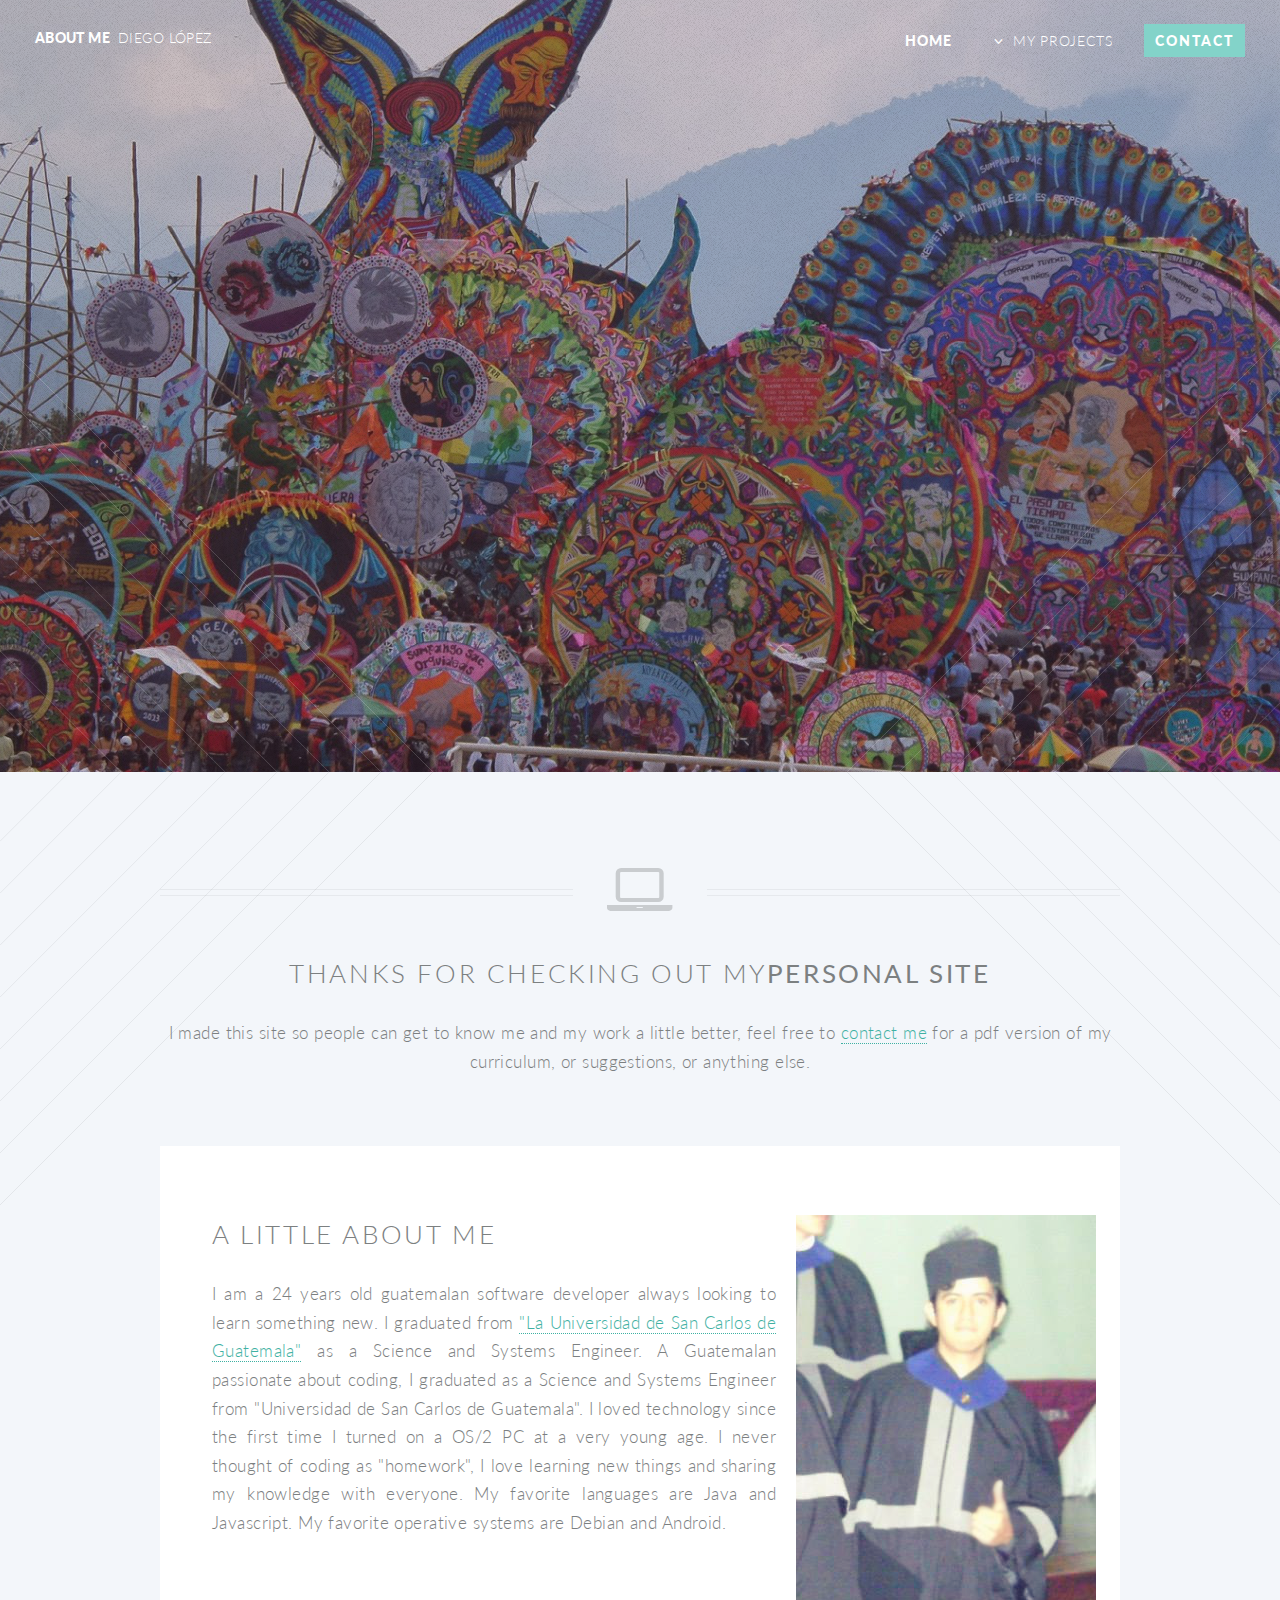
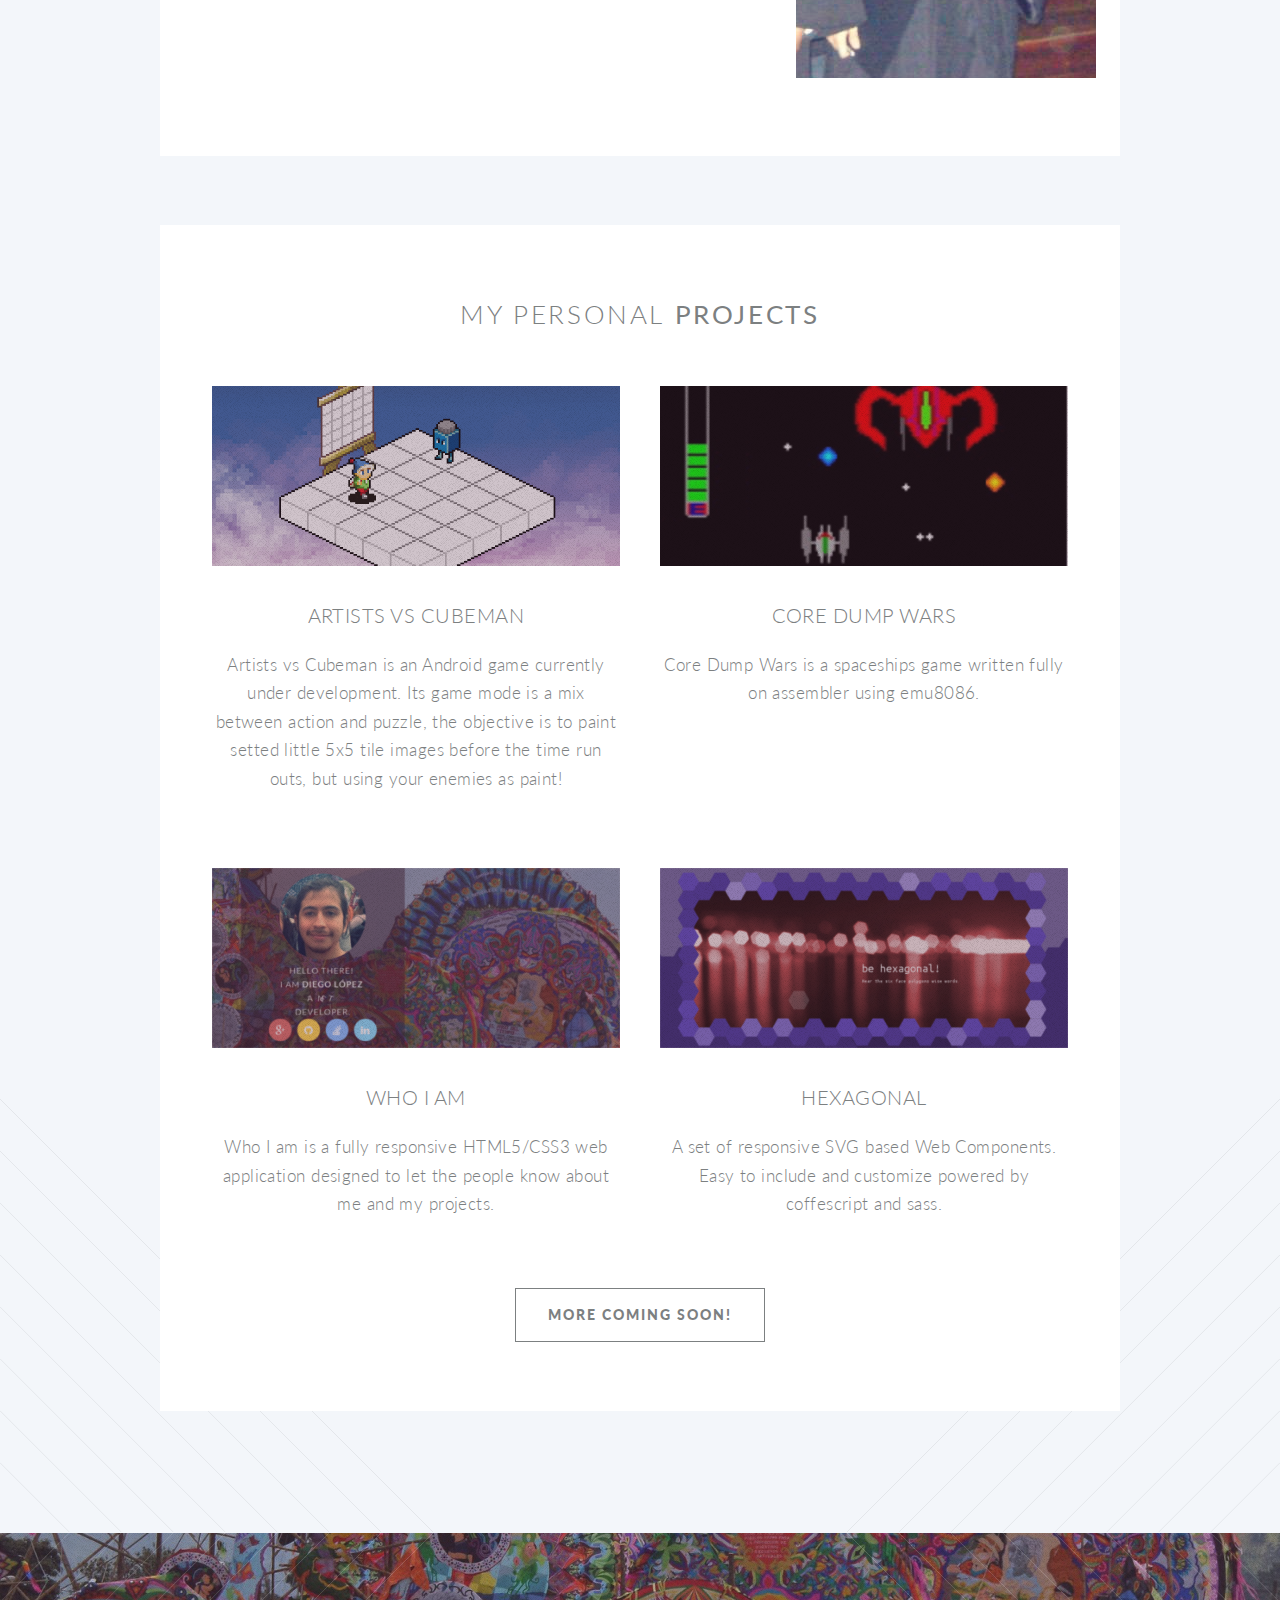
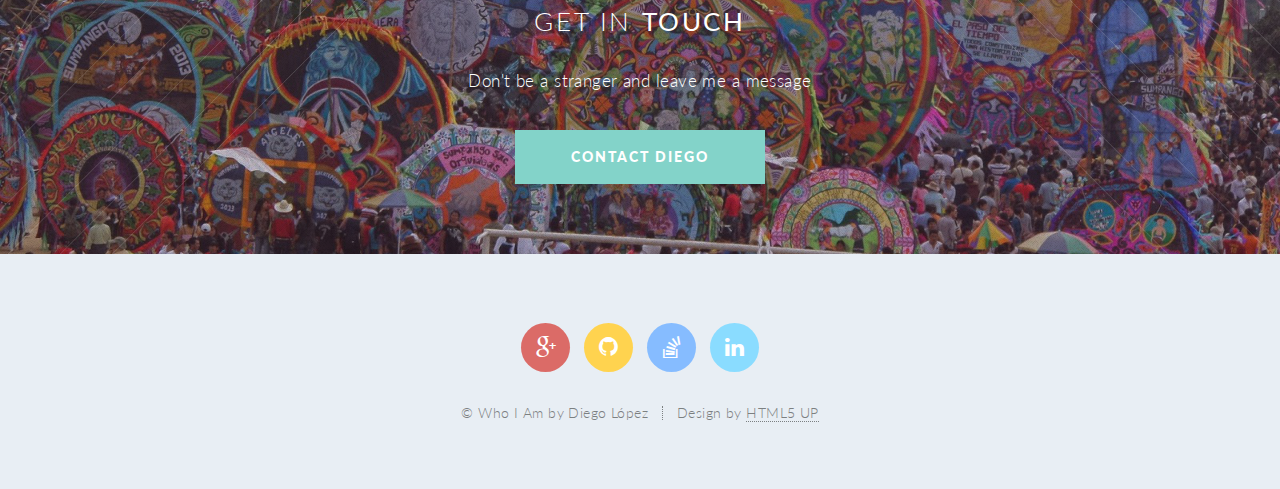
<file: index.html>
<!DOCTYPE HTML>
<!--
	Twenty by HTML5 UP
	html5up.net | @n33co
	Free for personal and commercial use under the CCA 3.0 license (html5up.net/license)
-->
<html>
	<head>
		<title>About Diego</title>
		<meta http-equiv="content-type" content="text/html; charset=utf-8" />
		<meta name="description" content="" />
		<meta name="keywords" content="" />
		<!--[if lte IE 8]><script src="css/ie/html5shiv.js"></script><![endif]-->
		<link rel="icon" href="favicon.ico" />
		<!--[if IE]><link rel="shortcut icon" href="favicon.ico"><![endif]-->
		<script src="js/jquery.min.js"></script>
		<script src="js/jquery.dropotron.min.js"></script>
		<script src="js/jquery.scrolly.min.js"></script>
		<script src="js/jquery.scrollgress.min.js"></script>
		<script src="js/skel.min.js"></script>
		<script src="js/skel-layers.min.js"></script>
		<script src="js/init.js"></script>
		<script src="js/jquery.textillate.js"></script>
		<script src="js/jquery.lettering.js"></script>
		
		<script src="js/main.js"></script>
		
		<noscript>
			<link rel="stylesheet" href="css/skel.css" />
			<link rel="stylesheet" href="css/style.css" />
			<link rel="stylesheet" href="css/style-wide.css" />
			<link rel="stylesheet" href="css/style-noscript.css" />
		</noscript>
		<!--[if lte IE 8]><link rel="stylesheet" href="css/ie/v8.css" /><![endif]-->
		<!--[if lte IE 9]><link rel="stylesheet" href="css/ie/v9.css" /><![endif]-->
		<link rel="stylesheet" href="css/main.css" />
		<link rel="stylesheet" href="css/animate.css" />
	</head>
	<body class="index">
	
		<!-- Header -->
			<header id="header" class="alt">
				<h1 id="logo"><a href="index.html">About Me <span>&nbsp;Diego López</span></a></h1>
				<nav id="nav">
					<ul>
						<li class="current"><a href="index.html">Home</a></li>
						<li class="submenu">
							<a href="">My Projects</a>
							<ul>
								<li><a href="avc.html">Artists vs Cubeman</a></li>
								<li><a href="coreDumpWars.html">Core Dump Wars</a></li>
								<li><a href="hexagonal.html">Hexagonal</a></li>
								<li><a href="whoiam.html">Who I am</a></li>
							</ul>
						</li>
						<li><a href="contact.html" class="button special">Contact</a></li>
					</ul>
				</nav>
			</header>

		<!-- Banner -->		
			<section id="banner">

				<div class="inner">
					
					<p>
					<img class="circle" src="images/face.png" />
					</p>
					<p>Hello There!
					<br />
					i am <strong>Diego López</strong>
					<br />
					a <span class="adjective">creative</span> 
					<br />
					developer.
					</p>
					<ul class="icons">
					<li><a href="https://plus.google.com/u/0/+DiegoLopezReyes" class="icon circle fa-google-plus"><span class="label">Google+</span></a></li>
					<li><a href="https://github.com/diegothespooky" class="icon circle fa-github"><span class="label">Github</span></a></li>
					<li><a href="http://stackoverflow.com/users/2817143/diego-l%C3%B3pez" class="icon circle fa-stack-overflow"><span class="label">Stack Overflow</span></a></li>
					<li><a href="https://www.linkedin.com/pub/diego-l%C3%B3pez/38/9a3/223" class="icon circle fa-linkedin"><span class="label">LinkedIn</span></a></li>
					</ul>
					<footer>
						<ul class="buttons vertical">
							<li><a href="#main" class="button fit scrolly">Tell Me More</a></li>
						</ul>
					</footer>
				
				</div>
				
			</section>
		
		<!-- Main -->
			<article id="main">

				<header class="special container">
					<span class="icon fa-laptop"></span>
					<h2>thanks for checking out my<strong>personal site</strong>
					<br />
					
					</h2>
					<p>I made this site so people can get to know me and my work a little better, feel free to <a href="contact.html">contact me</a> for a pdf version of my curriculum, or suggestions, or anything else.</p>
				</header>
					
				<!-- One -->
					<section class="wrapper style3 container special-alt">
						<div class="row half">
							<div class="8u">
							
								<header>
									<h2>A little about me</h2>
								</header>
								
								<p align="justify">I am a 24 years old guatemalan software developer always looking to learn something new. I graduated from <a href="http://www.usac.edu.gt/">"La Universidad de San Carlos de Guatemala"</a>
								  as a Science and Systems Engineer. A Guatemalan passionate about coding, I graduated as a Science and Systems Engineer from "Universidad de San Carlos de Guatemala". I loved technology 
								  since the first time I turned on a OS/2 PC at a very young age. I never thought of coding as "homework", I love learning new things and sharing my knowledge with everyone. My favorite 
								  languages are Java and Javascript. My favorite operative systems are Debian and Android.</p>
								
								<!--
								<footer>
									<ul class="buttons">
										<li><a href="#" class="button">More coming soon</a></li>
									</ul>
								</footer>
								-->
							</div>
							<div class="4u">
								<img src="images/graduaValenciaEffect.png" />
							
							</div>				
						</div>
					</section>
					
				
					<section id="projects" class="wrapper style3 container special">
					
						<header class="major">
							<h2>My Personal<strong> Projects</strong></h2>
						</header>
						
						<div class="row">
							<div class="6u">
							
								<section>
									<a href="avc.html" class="image featured"><img src="images/projects/avc.png" alt="" /></a>	
									<header>
										<h3>Artists vs Cubeman</h3>
									</header>
									<p>Artists vs Cubeman is an Android game currently under development. Its game mode is a mix between action and puzzle, the objective is to paint setted little 5x5 tile images before the time run outs, but using your enemies as paint!</p>
								</section>

							</div>
							<div class="6u">
							
								<section>
									<a href="coreDumpWars.html" class="image featured"><img src="images/projects/coreDumpWars.png" alt="" /></a>
									<header>
										<h3>Core Dump Wars</h3>
									</header>
									<p>Core Dump Wars is a spaceships game written fully on assembler using emu8086.</p>
								</section>

							</div>
						</div>
						<div class="row">
							<div class="6u">
							
								<section>
									<a href="whoiam.html" class="image featured"><img src="images/projects/whoiam.png" alt="" /></a>
									<header>
										<h3>Who I am</h3>
									</header>
									<p>Who I am is a fully responsive HTML5/CSS3 web application designed to let the people know about me and my projects.</p>
								</section>

							</div>
							<div class="6u">
							
								<section>
									<a href="hexagonal.html" class="image featured"><img src="images/projects/hexagonal.png" alt="" /></a>
									<header>
										<h3>Hexagonal</h3>
									</header>
									<p>A set of responsive SVG based Web Components. Easy to include and customize powered by coffescript and sass.</p>
								</section>

							</div>
						</div>

						<footer class="major">
							<ul class="buttons">
								<li><a href="#" class="button">More Coming Soon!</a></li>
							</ul>
						</footer>
					
					</section>
					
			</article>

		<!-- CTA -->
			<section id="cta">
			
				<header>
					<h2>Get in <strong>Touch</strong></h2>
					<p>Don't be a stranger and leave me a message</p>
				</header>
				<footer>
					<ul class="buttons">
						<li><a href="contact.html" class="button special">Contact Diego</a></li>
						<!-- <li><a href="#" class="button">LOL Wut</a></li> -->
					</ul>
				</footer>
			
			</section>

		<!-- Footer -->
			<footer id="footer">
			
				<ul class="icons">
					<li><a href="https://plus.google.com/u/0/+DiegoLopezReyes" class="icon circle fa-google-plus"><span class="label">Google+</span></a></li>
					<li><a href="https://github.com/diegothespooky" class="icon circle fa-github"><span class="label">Github</span></a></li>
					<li><a href="http://stackoverflow.com/users/2817143/diego-l%C3%B3pez" class="icon circle fa-stack-overflow"><span class="label">Stack Overflow</span></a></li>
					<li><a href="https://www.linkedin.com/pub/diego-l%C3%B3pez/38/9a3/223" class="icon circle fa-linkedin"><span class="label">LinkedIn</span></a></li>
				</ul>
				
				<ul class="copyright">
					<li>&copy; Who I Am by Diego López</li><li>Design by <a href="http://html5up.net">HTML5 UP</a></li>
				</ul>
			
			</footer>

	</body>
</html>
</file>
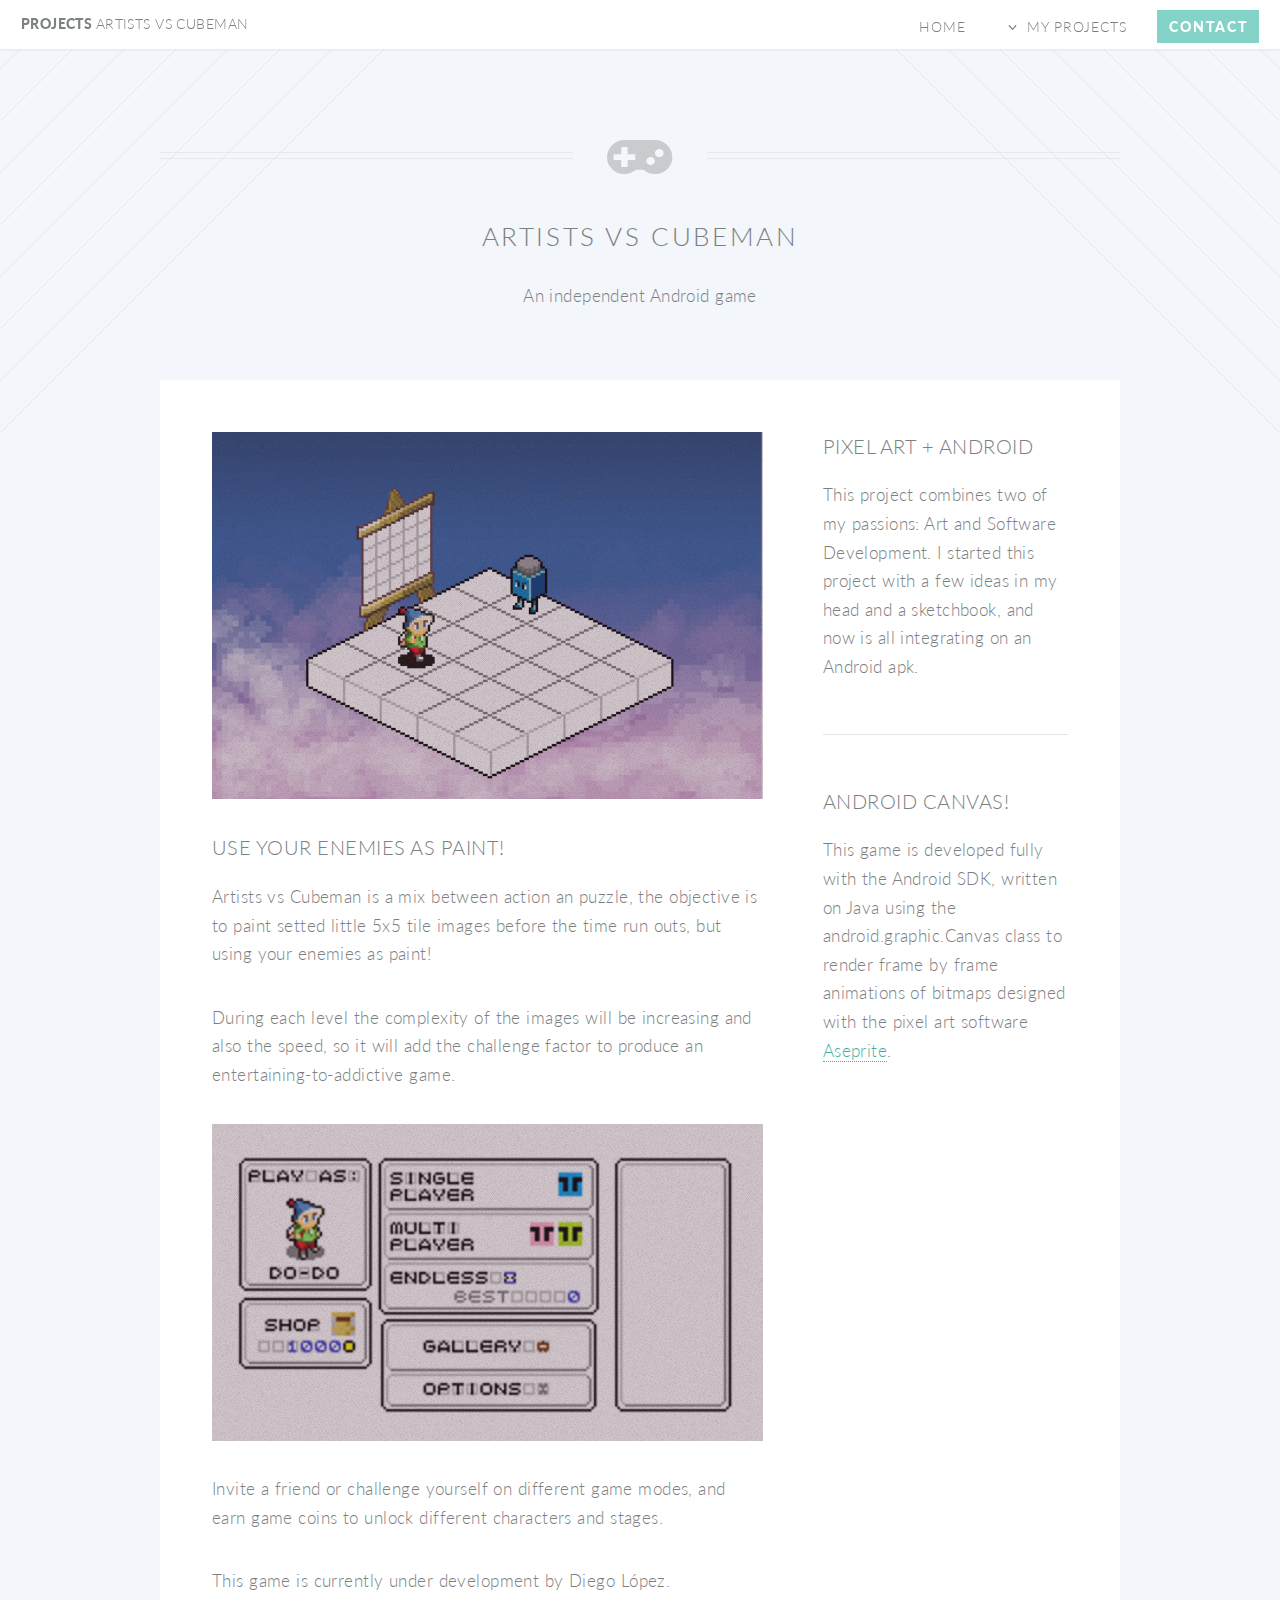
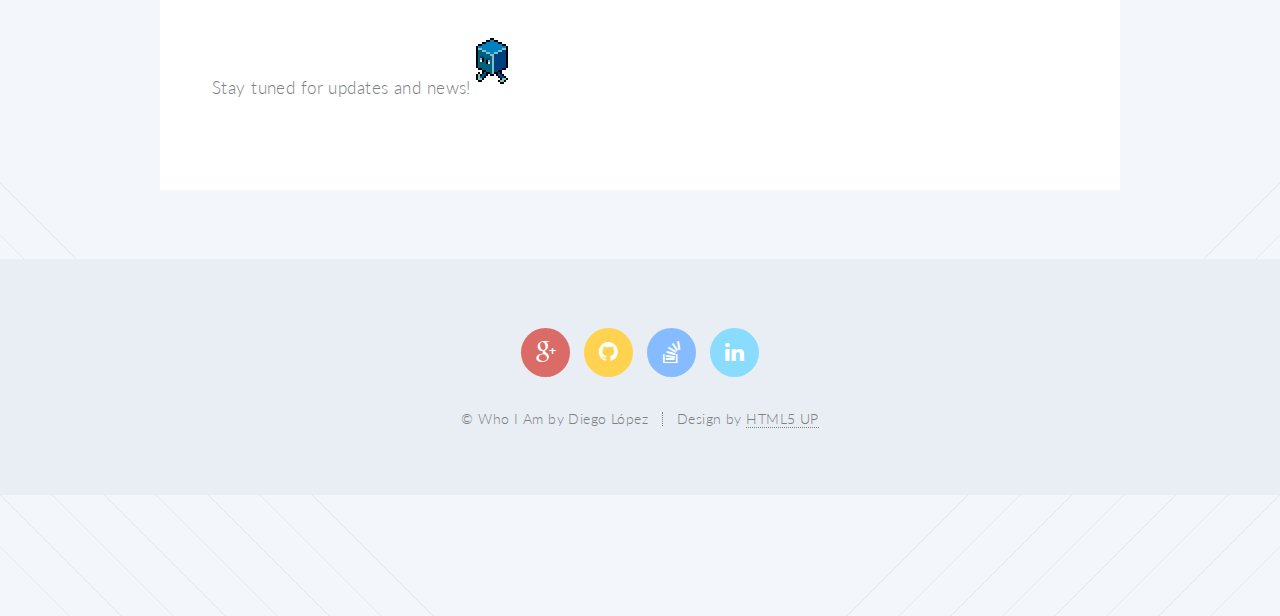
<file: avc.html>
<!DOCTYPE HTML>
<!--
	Twenty by HTML5 UP
	html5up.net | @n33co
	Free for personal and commercial use under the CCA 3.0 license (html5up.net/license)
-->
<html>
	<head>
		<title>Project</title>
		<meta http-equiv="content-type" content="text/html; charset=utf-8" />
		<meta name="description" content="" />
		<meta name="keywords" content="" />
		<!--[if lte IE 8]><script src="css/ie/html5shiv.js"></script><![endif]-->
		<link rel="icon" href="favicon.ico" />
		<!--[if IE]><link rel="shortcut icon" href="favicon.ico"><![endif]-->
		<script src="js/jquery.min.js"></script>
		<script src="js/jquery.dropotron.min.js"></script>
		<script src="js/jquery.scrolly.min.js"></script>
		<script src="js/jquery.scrollgress.min.js"></script>
		<script src="js/skel.min.js"></script>
		<script src="js/skel-layers.min.js"></script>
		<script src="js/init.js"></script>
		<noscript>
			<link rel="stylesheet" href="css/skel.css" />
			<link rel="stylesheet" href="css/style.css" />
			<link rel="stylesheet" href="css/style-wide.css" />
			<link rel="stylesheet" href="css/style-noscript.css" />
		</noscript>
		<!--[if lte IE 8]><link rel="stylesheet" href="css/ie/v8.css" /><![endif]-->
		<!--[if lte IE 9]><link rel="stylesheet" href="css/ie/v9.css" /><![endif]-->
	</head>
	<body class="right-sidebar">
	
		<!-- Header -->
			<header id="header">
				<h1 id="logo"><a href="#">Projects <span>Artists vs Cubeman</span></a></h1>
				<nav id="nav">
					<ul>
						<li><a href="index.html">Home</a></li>
						<li class="submenu">
							<a href="">My Projects</a>
							<ul>
								<li class="current"><a href="avc.html">Artists vs Cubeman</a></li>
								<li><a href="coreDumpWars.html">Core Dump Wars</a></li>
								<li><a href="hexagonal.html">Hexagonal</a></li>
								<li><a href="whoiam.html">Who I am</a></li>
							</ul>
						</li>
						<li><a href="contact.html" class="button special">Contact</a></li>
					</ul>
				</nav>
			</header>
		
		<!-- Main -->
			<article id="main">

				<header class="special container">
					<span class="icon fa-gamepad"></span>
					<h2>Artists vs Cubeman</h2>
					<p>An independent Android game</p>
				</header>
					
				<!-- One -->
					<section class="wrapper style4 container">
					
						<div class="row oneandhalf">
							<div class="8u">
								
								<!-- Content -->
									<div class="content">
										<section>
											<a class="image featured"><img src="images/avc/InterfazSoFar.png" alt="" /></a>
											<header>
												<h3>Use your enemies as paint!</h3>
											</header>
											<p> Artists vs Cubeman is a mix between action an puzzle, the objective is to paint setted little 5x5 tile images before the time run outs, but using your enemies as paint!</p>
											<p> During each level the complexity of the images will be increasing and also the speed, so it will add the challenge factor to produce an entertaining-to-addictive game.</p>
											<a class="image featured"><img src="images/avc/mainmenu.png" alt="" /></a>
											<p>Invite a friend or challenge yourself on different game modes, and earn game coins to unlock different characters and stages.</p>
											<p>This game is currently under development by Diego López.</p>
											<p>Stay tuned for updates and news! <img src="images/avc/cubecharFRONT.gif" alt="" /></p>
										</section>
									</div>
	
							</div>
							<div class="4u">
								
								<!-- Sidebar -->
									<div class="sidebar">
										<section>
											<header>
												<h3>Pixel Art + Android</h3>
											</header>
											<p>This project combines two of my passions: Art and Software Development. I started this project with a few ideas in my head and a sketchbook, and now is all integrating on an Android apk.</p>
										</section>

										<section>
											<header>
												<h3>Android Canvas!</h3>
											</header>
											<p>This game is developed fully with the Android SDK, written on Java using the android.graphic.Canvas class to render frame by frame animations of bitmaps designed with the pixel art software <a href="http://www.aseprite.org/">Aseprite</a>.</p>
											</section>
									</div>

							</div>
						</div>					
					</section>

				
	<!-- Footer -->
			<footer id="footer">
			
				<ul class="icons">
					<li><a href="https://plus.google.com/u/0/+DiegoLopezReyes" class="icon circle fa-google-plus"><span class="label">Google+</span></a></li>
					<li><a href="https://github.com/diegothespooky" class="icon circle fa-github"><span class="label">Github</span></a></li>
					<li><a href="http://stackoverflow.com/users/2817143/diego-l%C3%B3pez" class="icon circle fa-stack-overflow"><span class="label">Stack Overflow</span></a></li>
					<li><a href="https://www.linkedin.com/pub/diego-l%C3%B3pez/38/9a3/223" class="icon circle fa-linkedin"><span class="label">LinkedIn</span></a></li>
				</ul>
				
				<ul class="copyright">
					<li>&copy; Who I Am by Diego López</li><li>Design by <a href="http://html5up.net">HTML5 UP</a></li>
				</ul>
			
			</footer>

	</body>
</html>
</file>
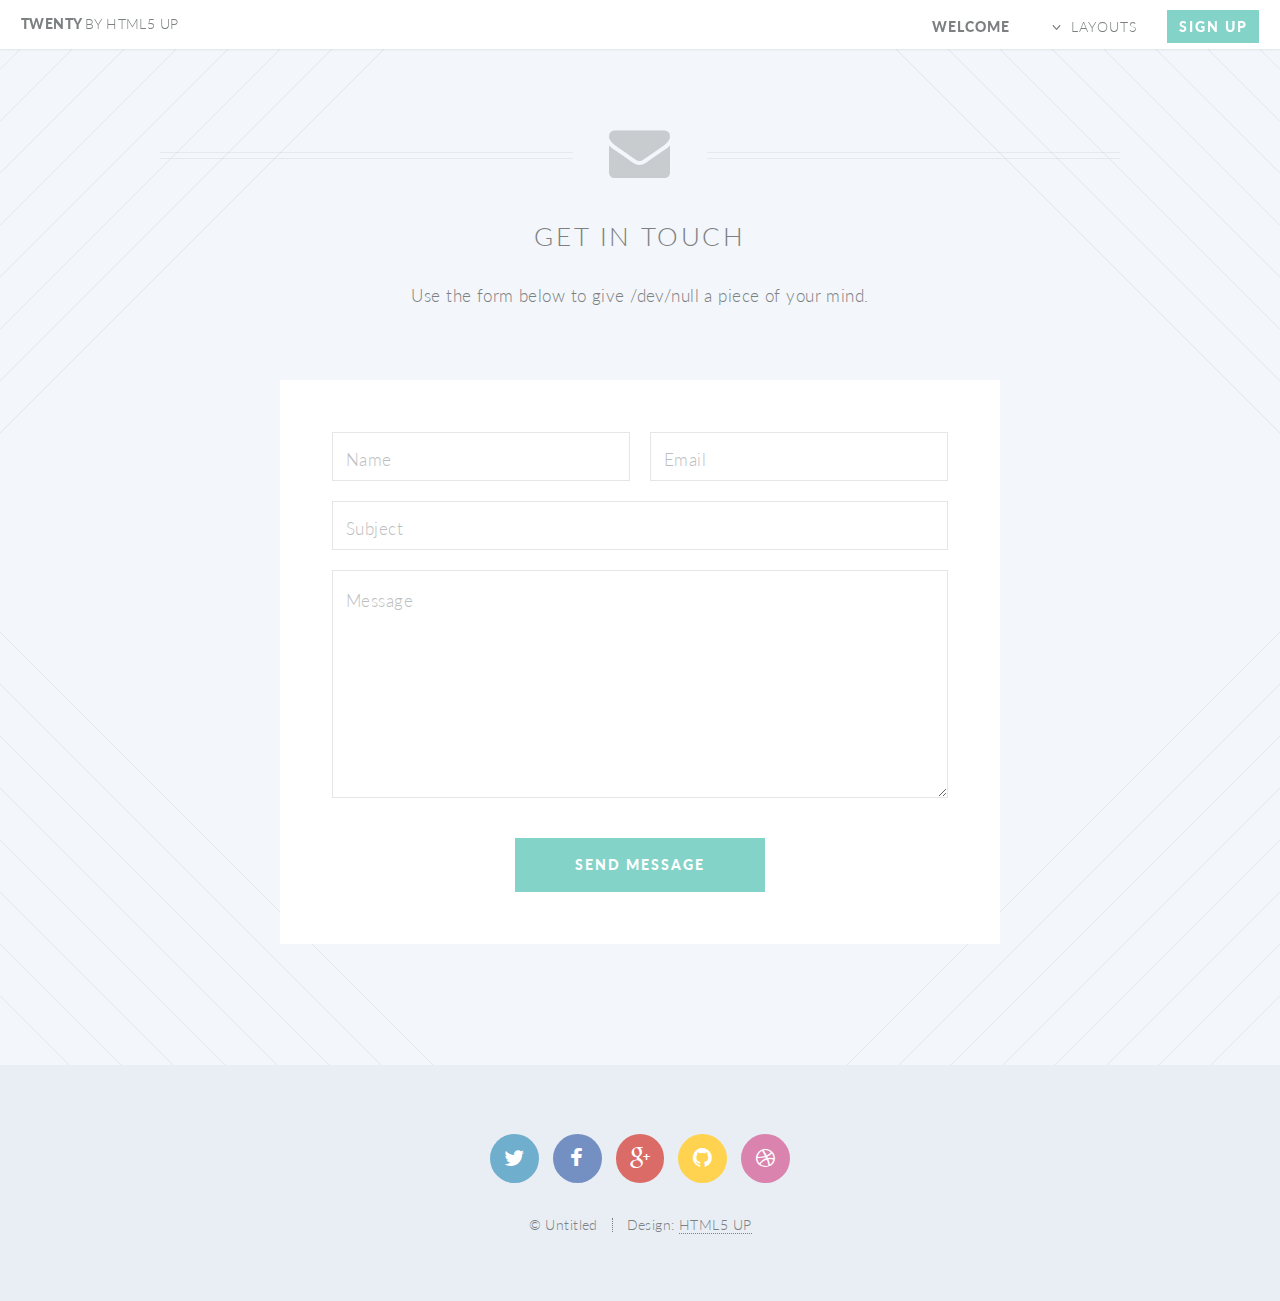
<file: contact.html>
<!DOCTYPE HTML>
<!--
	Twenty by HTML5 UP
	html5up.net | @n33co
	Free for personal and commercial use under the CCA 3.0 license (html5up.net/license)
-->
<html>
	<head>
		<title>Contact - Twenty by HTML5 UP</title>
		<meta http-equiv="content-type" content="text/html; charset=utf-8" />
		<meta name="description" content="" />
		<meta name="keywords" content="" />
		<!--[if lte IE 8]><script src="css/ie/html5shiv.js"></script><![endif]-->
		<script src="js/jquery.min.js"></script>
		<script src="js/jquery.dropotron.min.js"></script>
		<script src="js/jquery.scrolly.min.js"></script>
		<script src="js/jquery.scrollgress.min.js"></script>
		<script src="js/skel.min.js"></script>
		<script src="js/skel-layers.min.js"></script>
		<script src="js/init.js"></script>
		<noscript>
			<link rel="stylesheet" href="css/skel.css" />
			<link rel="stylesheet" href="css/style.css" />
			<link rel="stylesheet" href="css/style-wide.css" />
			<link rel="stylesheet" href="css/style-noscript.css" />
		</noscript>
		<!--[if lte IE 8]><link rel="stylesheet" href="css/ie/v8.css" /><![endif]-->
		<!--[if lte IE 9]><link rel="stylesheet" href="css/ie/v9.css" /><![endif]-->
	</head>
	<body class="contact">
	
		<!-- Header -->
			<header id="header">
				<h1 id="logo"><a href="index.html">Twenty <span>by HTML5 UP</span></a></h1>
				<nav id="nav">
					<ul>
						<li class="current"><a href="index.html">Welcome</a></li>
						<li class="submenu">
							<a href="">Layouts</a>
							<ul>
								<li><a href="left-sidebar.html">Left Sidebar</a></li>
								<li><a href="right-sidebar.html">Right Sidebar</a></li>
								<li><a href="no-sidebar.html">No Sidebar</a></li>
								<li><a href="contact.html">Contact</a></li>
								<li class="submenu">
									<a href="">Submenu</a>
									<ul>
										<li><a href="#">Dolore Sed</a></li>
										<li><a href="#">Consequat</a></li>
										<li><a href="#">Lorem Magna</a></li>
										<li><a href="#">Sed Magna</a></li>
										<li><a href="#">Ipsum Nisl</a></li>
									</ul>
								</li>
							</ul>
						</li>
						<li><a href="#" class="button special">Sign Up</a></li>
					</ul>
				</nav>
			</header>
		
		<!-- Main -->
			<article id="main">

				<header class="special container">
					<span class="icon fa-envelope"></span>
					<h2>Get In Touch</h2>
					<p>Use the form below to give /dev/null a piece of your mind.</p>
				</header>
					
				<!-- One -->
					<section class="wrapper style4 special container small">
					
						<!-- Content -->
							<div class="content">
								<form>
									<div class="row half collapse-at-2">
										<div class="6u">
											<input type="text" name="name" placeholder="Name" />
										</div>
										<div class="6u">
											<input type="text" name="email" placeholder="Email" />
										</div>
									</div>
									<div class="row half">
										<div class="12u">
											<input type="text" name="subject" placeholder="Subject" />
										</div>
									</div>
									<div class="row half">
										<div class="12u">
											<textarea name="message" placeholder="Message" rows="7"></textarea>
										</div>
									</div>
									<div class="row">
										<div class="12u">
											<ul class="buttons">
												<li><input type="submit" class="special" value="Send Message" /></li>
											</ul>
										</div>
									</div>
								</form>
							</div>
							
					</section>
				
			</article>

		<!-- Footer -->
			<footer id="footer">
			
				<ul class="icons">
					<li><a href="#" class="icon circle fa-twitter"><span class="label">Twitter</span></a></li>
					<li><a href="#" class="icon circle fa-facebook"><span class="label">Facebook</span></a></li>
					<li><a href="#" class="icon circle fa-google-plus"><span class="label">Google+</span></a></li>
					<li><a href="#" class="icon circle fa-github"><span class="label">Github</span></a></li>
					<li><a href="#" class="icon circle fa-dribbble"><span class="label">Dribbble</span></a></li>
				</ul>
				
				<ul class="copyright">
					<li>&copy; Untitled</li><li>Design: <a href="http://html5up.net">HTML5 UP</a></li>
				</ul>
			
			</footer>

	</body>
</html>
</file>
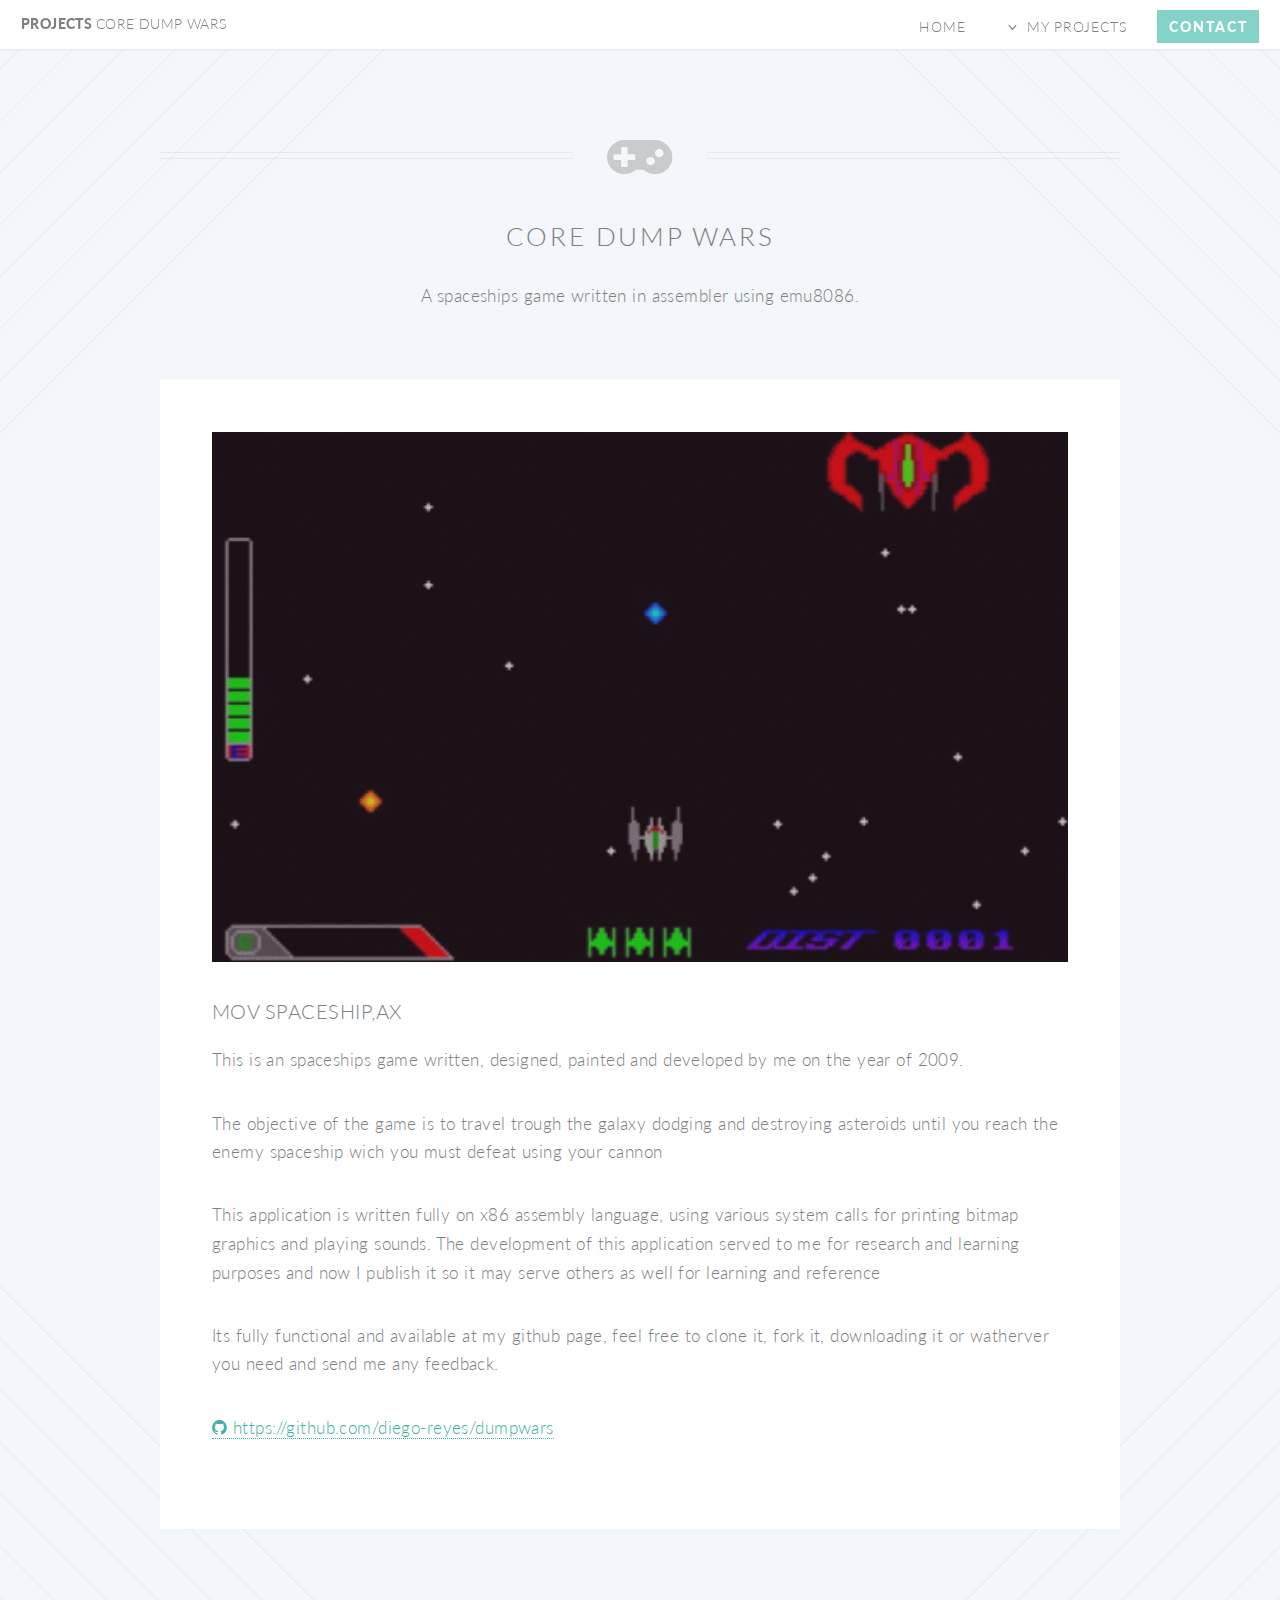
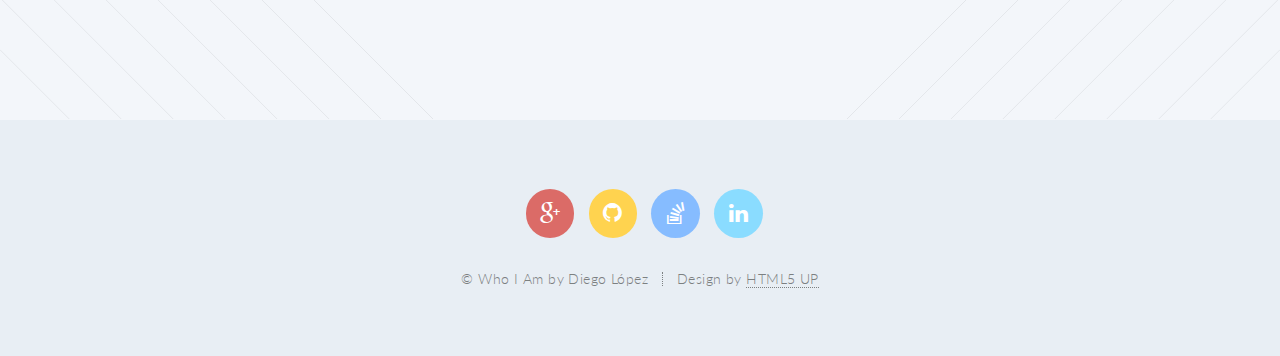
<file: coreDumpWars.html>
<!DOCTYPE HTML>
<!--
	Twenty by HTML5 UP
	html5up.net | @n33co
	Free for personal and commercial use under the CCA 3.0 license (html5up.net/license)
-->
<html>
	<head>
		<title>Project</title>
		<meta http-equiv="content-type" content="text/html; charset=utf-8" />
		<meta name="description" content="" />
		<meta name="keywords" content="" />
		<!--[if lte IE 8]><script src="css/ie/html5shiv.js"></script><![endif]-->
		<link rel="icon" href="favicon.ico" />
		<!--[if IE]><link rel="shortcut icon" href="favicon.ico"><![endif]-->
		<script src="js/jquery.min.js"></script>
		<script src="js/jquery.dropotron.min.js"></script>
		<script src="js/jquery.scrolly.min.js"></script>
		<script src="js/jquery.scrollgress.min.js"></script>
		<script src="js/skel.min.js"></script>
		<script src="js/skel-layers.min.js"></script>
		<script src="js/init.js"></script>
		<noscript>
			<link rel="stylesheet" href="css/skel.css" />
			<link rel="stylesheet" href="css/style.css" />
			<link rel="stylesheet" href="css/style-wide.css" />
			<link rel="stylesheet" href="css/style-noscript.css" />
		</noscript>
		<!--[if lte IE 8]><link rel="stylesheet" href="css/ie/v8.css" /><![endif]-->
		<!--[if lte IE 9]><link rel="stylesheet" href="css/ie/v9.css" /><![endif]-->
	</head>
	<body class="no-sidebar">
	
		<!-- Header -->
			<header id="header">
				<h1 id="logo"><a href="index.html">Projects <span>Core Dump Wars</span></a></h1>
				<nav id="nav">
					<ul>
						<li><a href="index.html">Home</a></li>
						<li class="submenu">
							<a href="">My Projects</a>
							<ul>
								<li><a href="avc.html">Artists vs Cubeman</a></li>
								<li><a href="coreDumpWars.html">Core Dump Wars</a></li>
								<li><a href="hexagonal.html">Hexagonal</a></li>
								<li><a href="whoiam.html">Who I am</a></li>
							</ul>
						</li>
						<li><a href="contact.html" class="button special">Contact</a></li>
					</ul>
				</nav>
			</header>
		
		<!-- Main -->
			<article id="main">

				<header class="special container">
					<span class="icon fa-gamepad"></span>
					<h2>Core Dump Wars</h2>
					<p>A spaceships game written in assembler using emu8086.</p>
				</header>
					
				<!-- One -->
					<section class="wrapper style4 container">
					
						<!-- Content -->
							<div class="content">
								<section>
									<a href="" class="image featured"><img src="images/coreDumpWars/dumpWars1.png" alt="" /></a>
									<header>
										<h3>MOV spaceship,AX</h3>
									</header>
									<p>This is an spaceships game written, designed, painted and developed by me on the year of 2009.</p>
									<p>The objective of the game is to travel trough the galaxy dodging and destroying asteroids until you reach the enemy spaceship wich you must defeat using your cannon</p>
									<p>This application is written fully on x86 assembly language, using various system calls for printing bitmap graphics and playing sounds. The development of this application served to me for research and learning purposes and now I publish it so it may serve others as well for learning and reference</p>
									<p>Its fully functional and available at my github page, feel free to clone it, fork it, downloading it or watherver you need and send me any feedback. </p>
									<p><a href="https://github.com/diego-reyes/dumpwars"><span class="fa icon fa-github"></span>&nbsp;https://github.com/diego-reyes/dumpwars<a></p>
								</section>
							</div>

					</section>
					
			</article>

		<!-- Footer -->
			<footer id="footer">
			
				<ul class="icons">
					<li><a href="https://plus.google.com/u/0/+DiegoLopezReyes" class="icon circle fa-google-plus"><span class="label">Google+</span></a></li>
					<li><a href="https://github.com/diegothespooky" class="icon circle fa-github"><span class="label">Github</span></a></li>
					<li><a href="http://stackoverflow.com/users/2817143/diego-l%C3%B3pez" class="icon circle fa-stack-overflow"><span class="label">Stack Overflow</span></a></li>
					<li><a href="https://www.linkedin.com/pub/diego-l%C3%B3pez/38/9a3/223" class="icon circle fa-linkedin"><span class="label">LinkedIn</span></a></li>
				</ul>
				
				<ul class="copyright">
					<li>&copy; Who I Am by Diego López</li><li>Design by <a href="http://html5up.net">HTML5 UP</a></li>
				</ul>
			
			</footer>

	</body>
</html>
</file>
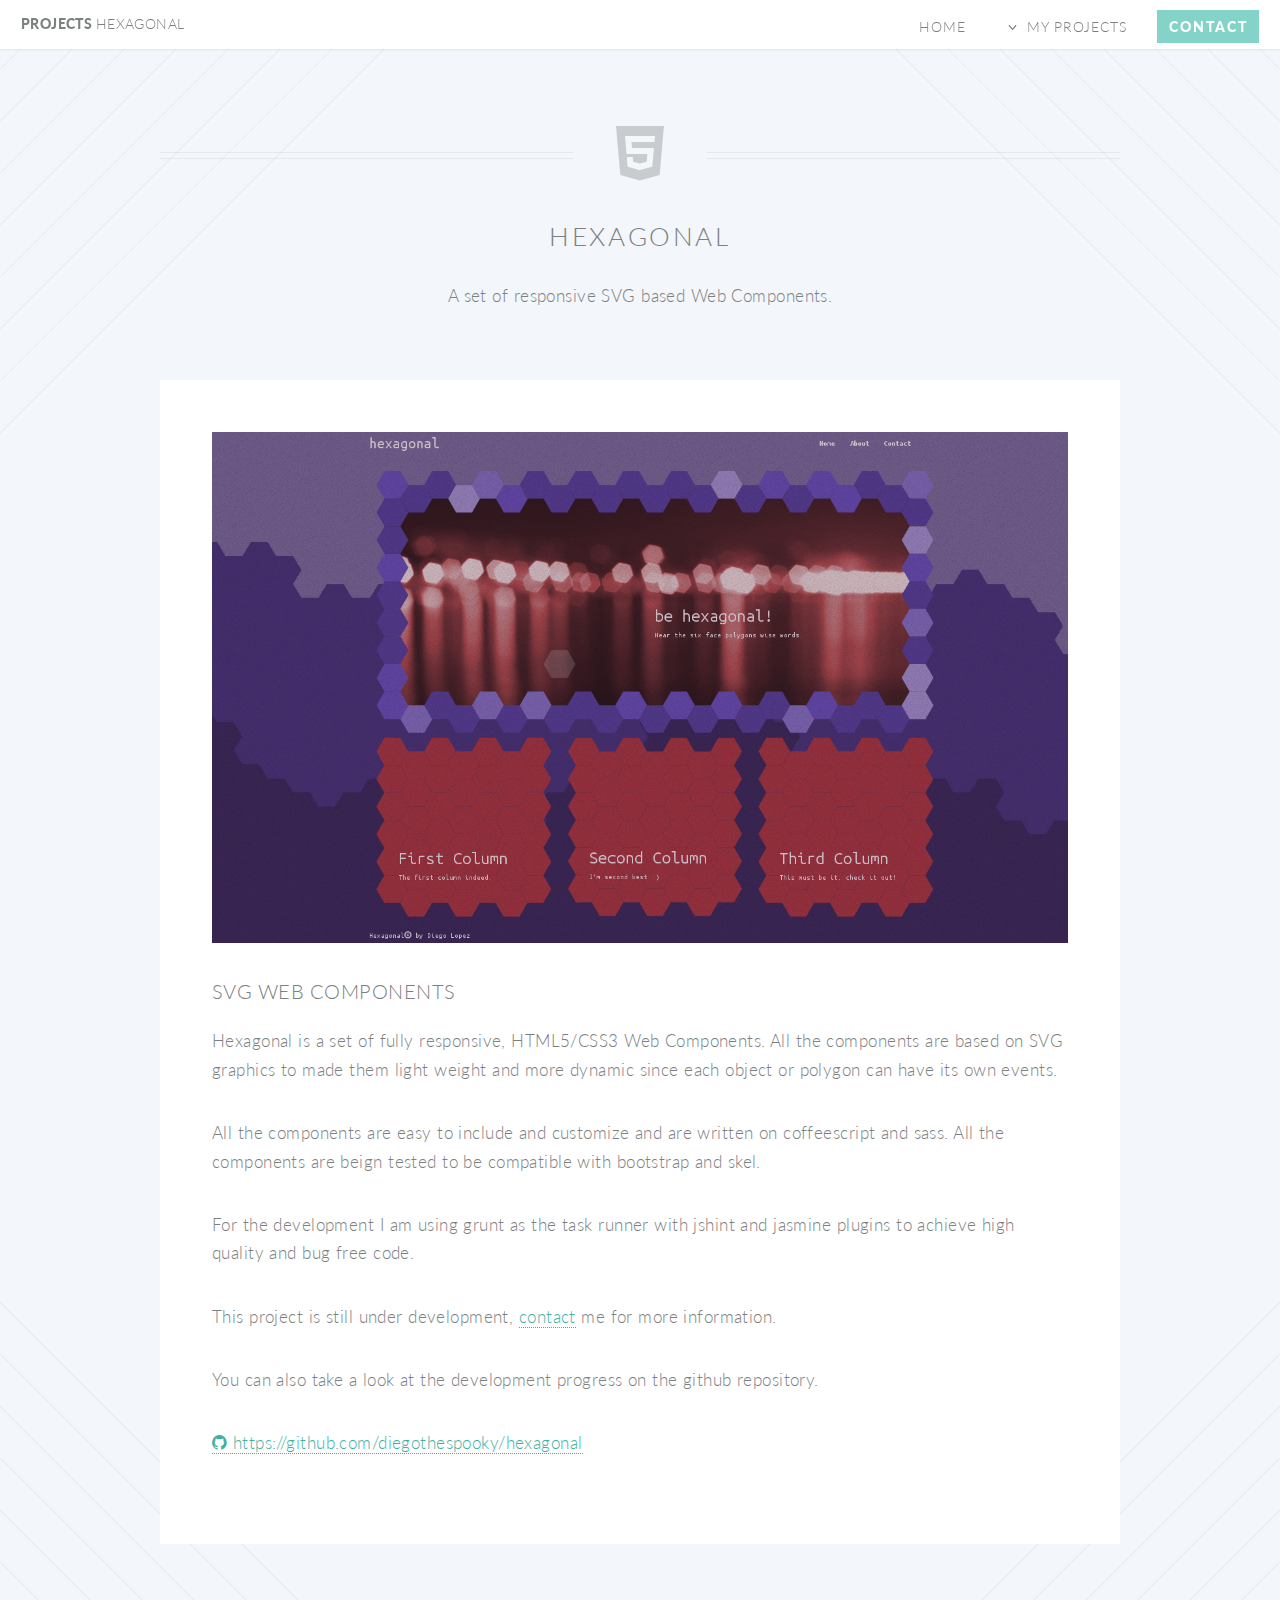
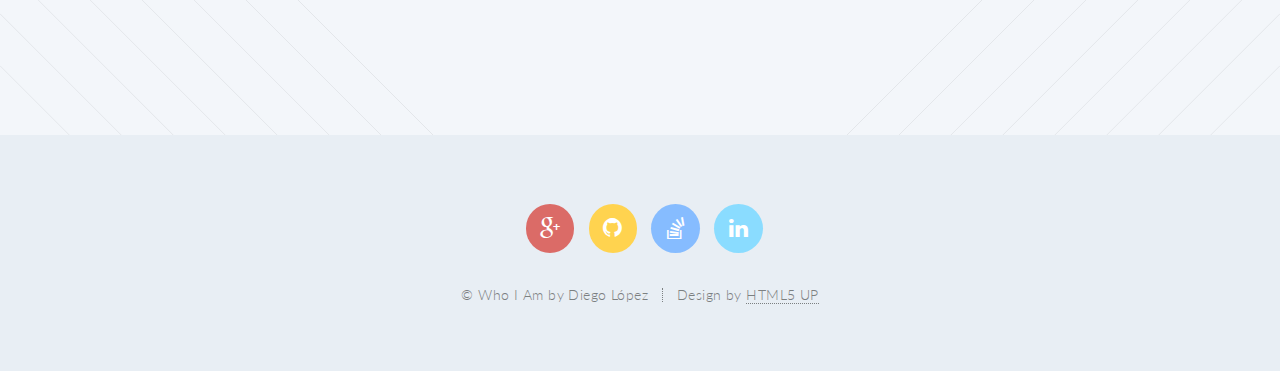
<file: hexagonal.html>
<!DOCTYPE HTML>
<!--
	Twenty by HTML5 UP
	html5up.net | @n33co
	Free for personal and commercial use under the CCA 3.0 license (html5up.net/license)
-->
<html>
	<head>
		<title>Project</title>
		<meta http-equiv="content-type" content="text/html; charset=utf-8" />
		<meta name="description" content="" />
		<meta name="keywords" content="" />
		<!--[if lte IE 8]><script src="css/ie/html5shiv.js"></script><![endif]-->
		<link rel="icon" href="favicon.ico" />
		<!--[if IE]><link rel="shortcut icon" href="favicon.ico"><![endif]-->
		<script src="js/jquery.min.js"></script>
		<script src="js/jquery.dropotron.min.js"></script>
		<script src="js/jquery.scrolly.min.js"></script>
		<script src="js/jquery.scrollgress.min.js"></script>
		<script src="js/skel.min.js"></script>
		<script src="js/skel-layers.min.js"></script>
		<script src="js/init.js"></script>
		<noscript>
			<link rel="stylesheet" href="css/skel.css" />
			<link rel="stylesheet" href="css/style.css" />
			<link rel="stylesheet" href="css/style-wide.css" />
			<link rel="stylesheet" href="css/style-noscript.css" />
		</noscript>
		<!--[if lte IE 8]><link rel="stylesheet" href="css/ie/v8.css" /><![endif]-->
		<!--[if lte IE 9]><link rel="stylesheet" href="css/ie/v9.css" /><![endif]-->
	</head>
	<body class="no-sidebar">
	
		<!-- Header -->
			<header id="header">
				<h1 id="logo"><a href="#">Projects <span>Hexagonal</span></a></h1>
				<nav id="nav">
					<ul>
						<li><a href="index.html">Home</a></li>
						<li class="submenu">
							<a href="">My Projects</a>
							<ul>
								<li><a href="avc.html">Artists vs Cubeman</a></li>
								<li><a href="coreDumpWars.html">Core Dump Wars</a></li>
								<li class="current"><a href="hexagonal.html">Hexagonal</a></li>
								<li><a href="whoiam.html">Who I am</a></li>
							</ul>
						</li>
						<li><a href="contact.html" class="button special">Contact</a></li>
					</ul>
				</nav>
			</header>
		
		<!-- Main -->
			<article id="main">

				<header class="special container">
					<span class="icon fa-html5"></span>
					<h2>Hexagonal</h2>
					<p>A set of responsive SVG based Web Components.</p>
				</header>
					
				<!-- One -->
					<section class="wrapper style4 container">
					
						<!-- Content -->
							<div class="content">
								<section>
									<a href="" class="image featured"><img src="images/hexagonal/hexagonalDev.png" alt="" /></a>
									<header>
										<h3>SVG Web Components</h3>
									</header>
									<p>Hexagonal is a set of fully responsive, HTML5/CSS3 Web Components. All the components are based on SVG graphics to made them light weight and more dynamic since each object or polygon can have its own events.</p>
									<p>All the components are easy to include and customize and are written on coffeescript and sass. All the components are beign tested to be compatible with bootstrap and skel.</p>
									<p>For the development I am using grunt as the task runner with jshint and jasmine plugins to achieve high quality and bug free code.</p>
									<p>This project is still under development, <a href="contact.html">contact</a> me for more information.</p>
									<p>You can also take a look at the development progress on the github repository.</p>
									<p><a href="https://github.com/diegothespooky/hexagonal"><span class="fa icon fa-github"></span>&nbsp;https://github.com/diegothespooky/hexagonal<a></p>
								</section>
							</div>

					</section>
					
			</article>

		<!-- Footer -->
			<footer id="footer">
			
				<ul class="icons">
					<li><a href="https://plus.google.com/u/0/+DiegoLopezReyes" class="icon circle fa-google-plus"><span class="label">Google+</span></a></li>
					<li><a href="https://github.com/diegothespooky" class="icon circle fa-github"><span class="label">Github</span></a></li>
					<li><a href="http://stackoverflow.com/users/2817143/diego-l%C3%B3pez" class="icon circle fa-stack-overflow"><span class="label">Stack Overflow</span></a></li>
					<li><a href="https://www.linkedin.com/pub/diego-l%C3%B3pez/38/9a3/223" class="icon circle fa-linkedin"><span class="label">LinkedIn</span></a></li>
				</ul>
				
				<ul class="copyright">
					<li>&copy; Who I Am by Diego López</li><li>Design by <a href="http://html5up.net">HTML5 UP</a></li>
				</ul>
			
			</footer>

	</body>
</html>
</file>
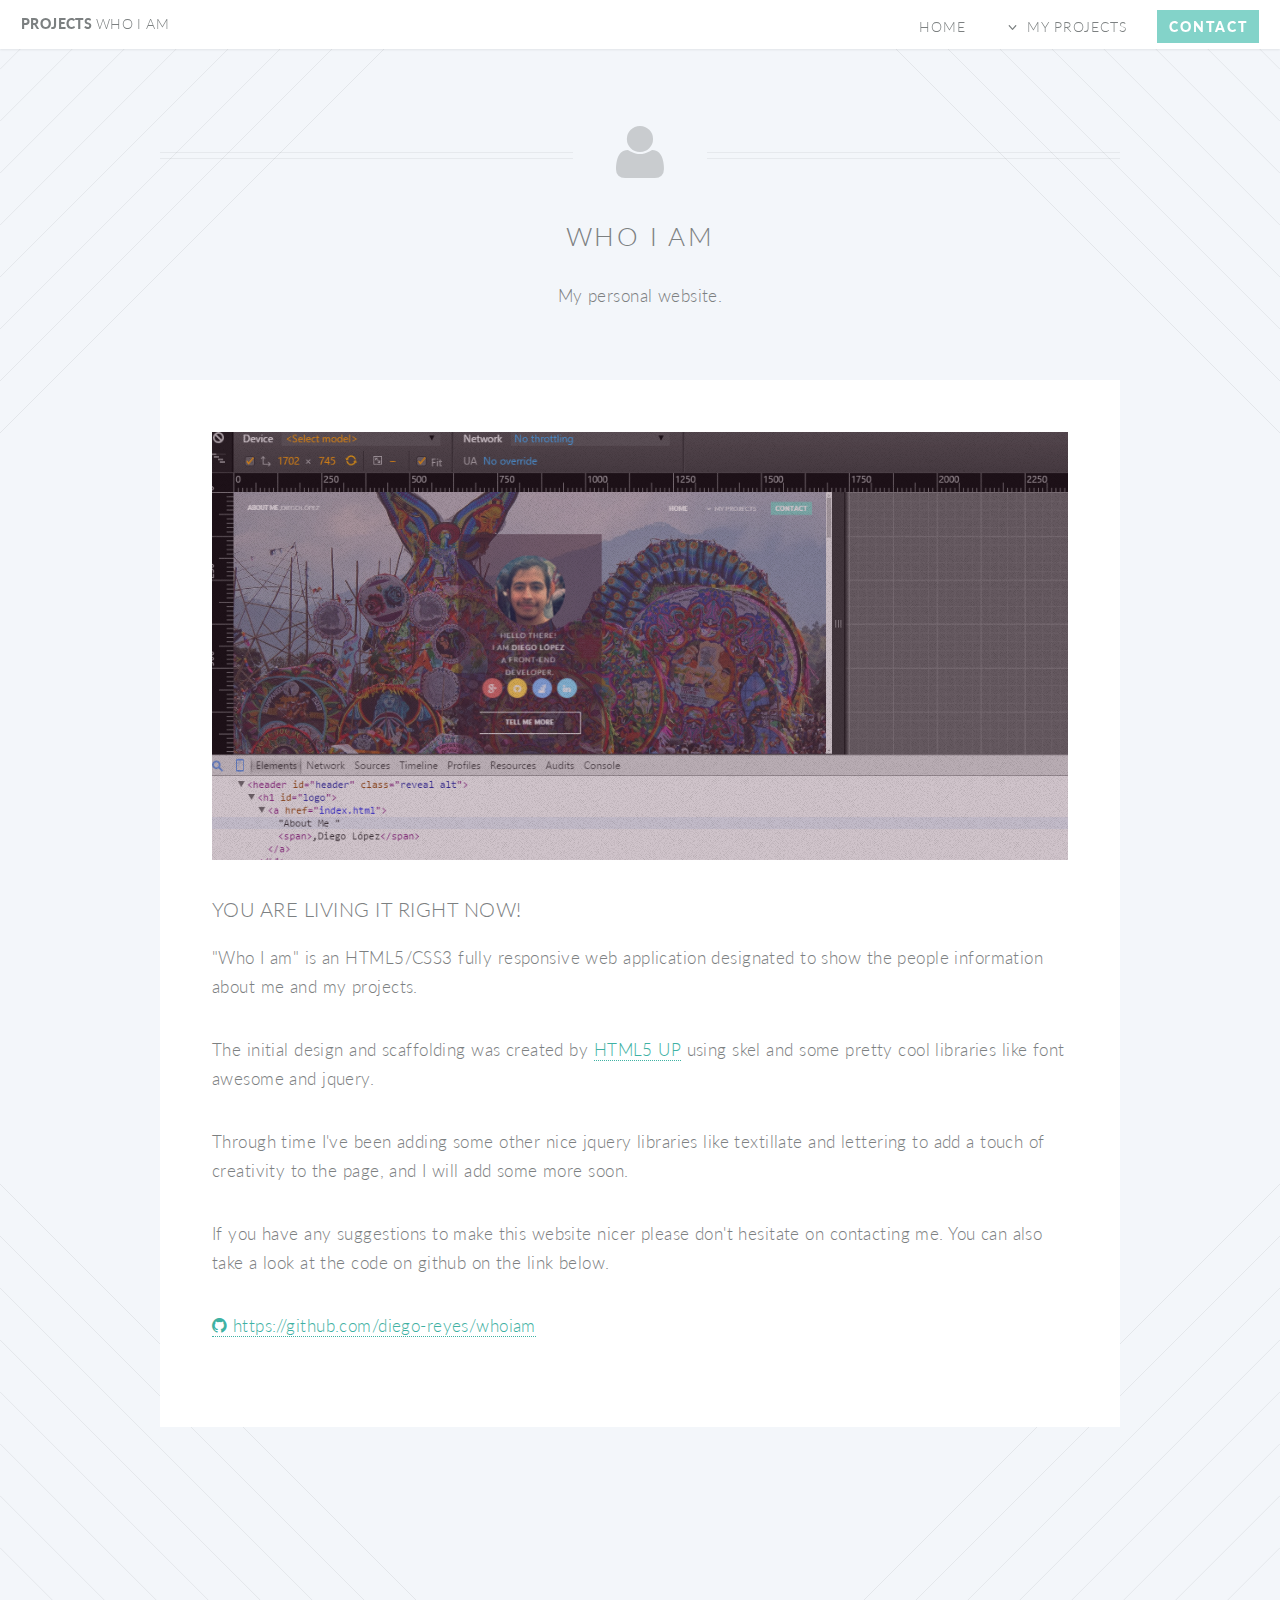
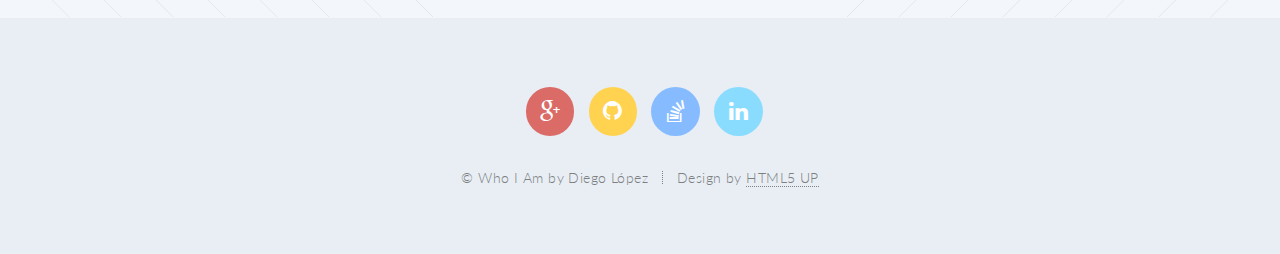
<file: whoiam.html>
<!DOCTYPE HTML>
<!--
	Twenty by HTML5 UP
	html5up.net | @n33co
	Free for personal and commercial use under the CCA 3.0 license (html5up.net/license)
-->
<html>
	<head>
		<title>Project</title>
		<meta http-equiv="content-type" content="text/html; charset=utf-8" />
		<meta name="description" content="" />
		<meta name="keywords" content="" />
		<!--[if lte IE 8]><script src="css/ie/html5shiv.js"></script><![endif]-->
		<link rel="icon" href="favicon.ico" />
		<!--[if IE]><link rel="shortcut icon" href="favicon.ico"><![endif]-->
		<script src="js/jquery.min.js"></script>
		<script src="js/jquery.dropotron.min.js"></script>
		<script src="js/jquery.scrolly.min.js"></script>
		<script src="js/jquery.scrollgress.min.js"></script>
		<script src="js/skel.min.js"></script>
		<script src="js/skel-layers.min.js"></script>
		<script src="js/init.js"></script>
		<noscript>
			<link rel="stylesheet" href="css/skel.css" />
			<link rel="stylesheet" href="css/style.css" />
			<link rel="stylesheet" href="css/style-wide.css" />
			<link rel="stylesheet" href="css/style-noscript.css" />
		</noscript>
		<!--[if lte IE 8]><link rel="stylesheet" href="css/ie/v8.css" /><![endif]-->
		<!--[if lte IE 9]><link rel="stylesheet" href="css/ie/v9.css" /><![endif]-->
	</head>
	<body class="no-sidebar">
	
		<!-- Header -->
			<header id="header">
				<h1 id="logo"><a href="#">Projects <span>Who I am</span></a></h1>
				<nav id="nav">
					<ul>
						<li><a href="index.html">Home</a></li>
						<li class="submenu">
							<a href="">My Projects</a>
							<ul>
								<li><a href="avc.html">Artists vs Cubeman</a></li>
								<li><a href="coreDumpWars.html">Core Dump Wars</a></li>
								<li><a href="hexagonal.html">Hexagonal</a></li>
								<li class="current"><a href="whoiam.html">Who I am</a></li>
							</ul>
						</li>
						<li><a href="contact.html" class="button special">Contact</a></li>
					</ul>
				</nav>
			</header>
		
		<!-- Main -->
			<article id="main">

				<header class="special container">
					<span class="icon fa-user"></span>
					<h2>Who I am</h2>
					<p>My personal website.</p>
				</header>
					
				<!-- One -->
					<section class="wrapper style4 container">
					
						<!-- Content -->
							<div class="content">
								<section>
									<a href="" class="image featured"><img src="images/whoiam/whoiamDev.png" alt="" /></a>
									<header>
										<h3>You are living it right now!</h3>
									</header>
									<p>"Who I am" is an HTML5/CSS3 fully responsive web application designated to show the people information about me and my projects. </p>
									<p>The initial design and scaffolding was created by <a href="http://html5up.net">HTML5 UP</a> using skel and some pretty cool libraries like font awesome and jquery.</p>
									<p>Through time I've been adding some other nice jquery libraries like textillate and lettering to add a touch of creativity to the page, and I will add some more soon.</p>
									<p>If you have any suggestions to make this website nicer please don't hesitate on contacting me. You can also take a look at the code on github on the link below.</p>
									<p><a href="https://github.com/diegothespooky/whoiam"><span class="fa icon fa-github"></span>&nbsp;https://github.com/diego-reyes/whoiam<a></p>
								</section>
							</div>

					</section>
					
			</article>

		<!-- Footer -->
			<footer id="footer">
			
				<ul class="icons">
					<li><a href="https://plus.google.com/u/0/+DiegoLopezReyes" class="icon circle fa-google-plus"><span class="label">Google+</span></a></li>
					<li><a href="https://github.com/diegothespooky" class="icon circle fa-github"><span class="label">Github</span></a></li>
					<li><a href="http://stackoverflow.com/users/2817143/diego-l%C3%B3pez" class="icon circle fa-stack-overflow"><span class="label">Stack Overflow</span></a></li>
					<li><a href="https://www.linkedin.com/pub/diego-l%C3%B3pez/38/9a3/223" class="icon circle fa-linkedin"><span class="label">LinkedIn</span></a></li>
				</ul>
				
				<ul class="copyright">
					<li>&copy; Who I Am by Diego López</li><li>Design by <a href="http://html5up.net">HTML5 UP</a></li>
				</ul>
			
			</footer>

	</body>
</html>
</file>
<file: css/style-wide.css>
/*
	Twenty by HTML5 UP
	html5up.net | @n33co
	Free for personal and commercial use under the CCA 3.0 license (html5up.net/license)
*/

/* Basic */

	body, input, select, textarea {
		font-size: 14pt;
	}

/* Section/Article */

	header.special {
		padding-top: 5.5em;
		margin-bottom: 4em;
	}
</file>
<file: css/style-noscript.css>
/*
	Twenty by HTML5 UP
	html5up.net | @n33co
	Free for personal and commercial use under the CCA 3.0 license (html5up.net/license)
*/

/* Banner */

	#banner .inner {
		opacity: 1.0;
	}
</file>
<file: css/ie/v8.css>
/*
	Twenty by HTML5 UP
	html5up.net | @n33co
	Free for personal and commercial use under the CCA 3.0 license (html5up.net/license)
*/

/* Section/Article */

	section > .last-child,
	article > .last-child {
		margin-bottom: 0;
	}

	section.last-child,
	article.last-child {
		margin-bottom: 0;
	}

/* Banner */

	#banner {
		background-image: url("../../images/banner.jpg");
		background-repeat: no-repeat;
		background-size: cover;
		background-position: auto;
		-ms-behavior: url("css/ie/backgroundsize.min.htc");
	}

		#banner .inner {
			background: #341b2b;
		}

/* CTA  */

	#cta {
		background-image: url("../../images/banner.jpg");
		background-repeat: no-repeat;
		background-size: cover;
		background-position: auto;
		-ms-behavior: url("css/ie/backgroundsize.min.htc");
	}
</file>
<file: css/ie/v9.css>
/*
	Twenty by HTML5 UP
	html5up.net | @n33co
	Free for personal and commercial use under the CCA 3.0 license (html5up.net/license)
*/

/* Banner */

	#banner .inner {
		opacity: 1.0;
	}
</file>
<file: css/main.css>
img.circle {
	height: 200px;
	height: 200px;
	border-radius: 100%;
	-webkit-border-radius: 100%;
	-moz-border-radius: 100%;
}

.text-align-right{
	text-align: right;
}

.text-align-left{
	text-align: left;
}
</file>
<file: css/skel.css>
/* Resets (http://meyerweb.com/eric/tools/css/reset/ | v2.0 | 20110126 | License: none (public domain)) */

	html,body,div,span,applet,object,iframe,h1,h2,h3,h4,h5,h6,p,blockquote,pre,a,abbr,acronym,address,big,cite,code,del,dfn,em,img,ins,kbd,q,s,samp,small,strike,strong,sub,sup,tt,var,b,u,i,center,dl,dt,dd,ol,ul,li,fieldset,form,label,legend,table,caption,tbody,tfoot,thead,tr,th,td,article,aside,canvas,details,embed,figure,figcaption,footer,header,hgroup,menu,nav,output,ruby,section,summary,time,mark,audio,video{margin:0;padding:0;border:0;font-size:100%;font:inherit;vertical-align:baseline;}article,aside,details,figcaption,figure,footer,header,hgroup,menu,nav,section{display:block;}body{line-height:1;}ol,ul{list-style:none;}blockquote,q{quotes:none;}blockquote:before,blockquote:after,q:before,q:after{content:'';content:none;}table{border-collapse:collapse;border-spacing:0;}body{-webkit-text-size-adjust:none}

/* Box Model */

	*, *:before, *:after {
		-moz-box-sizing: border-box;
		-webkit-box-sizing: border-box;
		box-sizing: border-box;
	}

/* Container */

	body {
		/* min-width: (containers) */
		min-width: 1200px;
	}

	.container {
		margin-left: auto;
		margin-right: auto;
		
		/* width: (containers) */
		width: 1200px;
	}

	/* Modifiers */
	
		.container.small {
			/* width: (containers) * 0.75; */
			width: 900px;
		}

		.container.big {
			width: 100%;

			/* max-width: (containers) * 1.25; */
			max-width: 1500px;

			/* min-width: (containers); */
			min-width: 1200px;
		}

/* Grid */

	.\31 2u { width: 100% }
	.\31 1u { width: 91.6666666667% }
	.\31 0u { width: 83.3333333333% }
	.\39 u { width: 75% }
	.\38 u { width: 66.6666666667% }
	.\37 u { width: 58.3333333333% }
	.\36 u { width: 50% }
	.\35 u { width: 41.6666666667% }
	.\34 u { width: 33.3333333333% }
	.\33 u { width: 25% }
	.\32 u { width: 16.6666666667% }
	.\31 u { width: 8.3333333333% }
	.\-11u { margin-left: 91.6666666667% }
	.\-10u { margin-left: 83.3333333333% }
	.\-9u { margin-left: 75% }
	.\-8u { margin-left: 66.6666666667% }
	.\-7u { margin-left: 58.3333333333% }
	.\-6u { margin-left: 50% }
	.\-5u { margin-left: 41.6666666667% }
	.\-4u { margin-left: 33.3333333333% }
	.\-3u { margin-left: 25% }
	.\-2u { margin-left: 16.6666666667% }
	.\-1u { margin-left: 8.3333333333% }

	/* Rows */

		.row > * {
			float: left;
		}

		.row:after {
			content: '';
			display: block;
			clear: both;
			height: 0;
		}

		.row:first-child > * {
			padding-top: 0 !important;
		}

		.row.uniform > * > :first-child {
			margin-top: 0;
		}

		.row.uniform > * > :last-child {
			margin-bottom: 0;
		}

		/* Normal */

			.row > * {
				/* padding-left: (gutters) */
				padding-left: 40px;
			}

			.row + .row > * {
				/* padding: (gutters) 0 0 (gutters) */
				padding: 40px 0 0 40px;
			}

			.row {
				/* margin-left: -(gutters) */
				margin-left: -40px;
			}

			.row + .row.uniform > * {
				/* padding: (gutters.vertical) 0 0 (gutters.vertical) */
				padding: 40px 0 0 40px;
			}

		/* Flush */

			.row.flush > * {
				padding-left: 0;
			}

			.row + .row.flush > * {
				padding: 0;
			}

			.row.flush {
				margin-left: 0;
			}

			.row + .row.uniform.flush > * {
				padding: 0;
			}

		/* Quarter */

			.row.quarter > * {
				/* padding-left: (gutters * 0.25) */
				padding-left: 10px;
			}

			.row + .row.quarter > * {
				/* padding: (gutters * 0.25) 0 0 (gutters * 0.25) */
				padding: 10px 0 0 10px;
			}

			.row.quarter {
				/* margin-left: -(gutters * 0.25) */
				margin-left: -10px;
			}

			.row + .row.uniform.quarter > * {
				/* padding: (gutters.vertical * 0.25) 0 0 (gutters.vertical * 0.25) */
				padding: 10px 0 0 10px;
			}

		/* Half */

			.row.half > * {
				/* padding-left: (gutters * 0.5) */
				padding-left: 20px;
			}

			.row + .row.half > * {
				/* padding: (gutters * 0.5) 0 0 (gutters * 0.5) */
				padding: 20px 0 0 20px;
			}

			.row.half {
				/* margin-left: -(gutters * 0.5) */
				margin-left: -20px;
			}

			.row + .row.uniform.half > * {
				/* padding: (gutters.vertical * 0.5) 0 0 (gutters.vertical * 0.5) */
				padding: 20px 0 0 20px;
			}

		/* One and (a) Half */

			.row.oneandhalf > * {
				/* padding-left: (gutters * 1.5) */
				padding-left: 60px;
			}

			.row + .row.oneandhalf > * {
				/* padding: (gutters * 1.5) 0 0 (gutters * 1.5) */
				padding: 60px 0 0 60px;
			}

			.row.oneandhalf {
				/* margin-left: -(gutters * 1.5) */
				margin-left: -60px;
			}

			.row + .row.uniform.oneandhalf > * {
				/* padding: (gutters.vertical * 1.5) 0 0 (gutters.vertical * 1.5) */
				padding: 60px 0 0 60px;
			}

		/* Double */

			.row.double > * {
				/* padding-left: (gutters * 2) */
				padding-left: 80px;
			}

			.row + .row.double > * {
				/* padding: (gutters * 2) 0 0 (gutters * 2) */
				padding: 80px 0 0 80px;
			}

			.row.double {
				/* margin-left: -(gutters * 2) */
				margin-left: -80px;
			}
			
			.row + .row.uniform.double > * {
				/* padding: (gutters.vertical * 2) 0 0 (gutters.vertical * 2) */
				padding: 80px 0 0 80px;
			}
</file>
<file: css/style.css>
@import url("font-awesome.min.css");
@import url("http://fonts.googleapis.com/css?family=Lato:300,400,900");

/*
	Twenty by HTML5 UP
	html5up.net | @n33co
	Free for personal and commercial use under the CCA 3.0 license (html5up.net/license)
*/

/* Basic */

	body, #skel-layers-wrapper {
		background: #f3f6fa;
	}

	body.is-loading * {
		-moz-animation: none !important;
		-webkit-animation: none !important;
		-o-animation: none !important;
		-ms-animation: none !important;
		animation: none !important;
		-moz-transition: none !important;
		-webkit-transition: none !important;
		-o-transition: none !important;
		-ms-transition: none !important;
		transition: none !important;
	}

	body, input, select, textarea {
		color: #7c8081;
		font-family: 'Lato', sans-serif;
		font-size: 15pt;
		font-weight: 300;
		letter-spacing: 0.025em;
		line-height: 1.75em;
	}

	a {
		-moz-transition: color 0.2s ease-in-out, border-color 0.2s ease-in-out, background-color 0.2s ease-in-out;
		-webkit-transition: color 0.2s ease-in-out, border-color 0.2s ease-in-out, background-color 0.2s ease-in-out;
		-o-transition: color 0.2s ease-in-out, border-color 0.2s ease-in-out, background-color 0.2s ease-in-out;
		-ms-transition: color 0.2s ease-in-out, border-color 0.2s ease-in-out, background-color 0.2s ease-in-out;
		transition: color 0.2s ease-in-out, border-color 0.2s ease-in-out, background-color 0.2s ease-in-out;
		color: #3fb1a3;
		text-decoration: none;
		border-bottom: dotted 1px;
	}

		a:hover {
			border-bottom-color: transparent;
		}

	strong, b {
		font-weight: 400;
	}

	p, ul, ol, dl, table, blockquote {
		margin: 0 0 2em 0;
	}

	h1, h2, h3, h4, h5, h6 {
		color: inherit;
		font-weight: 300;
		line-height: 1.75em;
		margin-bottom: 1em;
		text-transform: uppercase;
	}

		h1 a, h2 a, h3 a, h4 a, h5 a, h6 a {
			color: inherit;
			text-decoration: none;
			border: 0;
		}

	h2 {
		font-size: 1.5em;
		letter-spacing: 0.1em;
	}

	h3 {
		font-size: 1.15em;
		letter-spacing: 0.025em;
	}

	sub {
		font-size: 0.8em;
		position: relative;
		top: 0.5em;
	}

	sup {
		font-size: 0.8em;
		position: relative;
		top: -0.5em;
	}

	hr {
		border-top: solid 1px rgba(124, 128, 129, 0.2);
		border: 0;
		margin-bottom: 1.5em;
	}

	blockquote {
		border-left: solid 0.5em rgba(124, 128, 129, 0.2);
		font-style: italic;
		padding: 1em 0 1em 2em;
	}

/* Section/Article */

	section.special, article.special {
		text-align: center;
	}

	header.major {
		padding-bottom: 2em;
	}

	header.special {
		margin-bottom: 5em;
		padding-top: 7em;
		position: relative;
		text-align: center;
	}

		header.special:before, header.special:after {
			border-bottom: solid 1.5px;
			border-top: solid 1.5px;
			content: '';
			height: 7px;
			opacity: 0.1;
			position: absolute;
			top: 1.75em;
			width: 43%;
		}

		header.special:before {
			left: 0;
		}

		header.special:after {
			right: 0;
		}

		header.special h2 {
			margin-bottom: 0;
		}

		header.special h2 + p {
			margin-bottom: 0;
			padding-top: 1.5em;
		}

		header.special .icon {
			cursor: default;
			height: 7em;
			left: 0;
			position: absolute;
			text-align: center;
			top: 1em;
			width: 100%;
		}

			header.special .icon:before {
				font-size: 3.5em;
				opacity: 0.35;
			}

	footer > :last-child {
		margin-bottom: 0;
	}

	footer.major {
		padding-top: 3em;
	}

/* Form */

	input[type="text"],
	input[type="password"],
	input[type="email"],
	textarea {
		-moz-transition: background-color 0.2s ease-in-out, border-color 0.2s ease-in-out;
		-webkit-transition: background-color 0.2s ease-in-out, border-color 0.2s ease-in-out;
		-o-transition: background-color 0.2s ease-in-out, border-color 0.2s ease-in-out;
		-ms-transition: background-color 0.2s ease-in-out, border-color 0.2s ease-in-out;
		transition: background-color 0.2s ease-in-out, border-color 0.2s ease-in-out;
		-moz-appearance: none;
		-webkit-appearance: none;
		-o-appearance: none;
		-ms-appearance: none;
		appearance: none;
		background: none;
		border: solid 1px rgba(124, 128, 129, 0.2);
		color: inherit;
		display: block;
		padding: 0.75em;
		text-decoration: none;
		width: 100%;
		outline: 0;
	}

		input[type="text"]:focus,
		input[type="password"]:focus,
		input[type="email"]:focus,
		textarea:focus {
			border-color: #83d3c9;
		}

	input[type="text"],
	input[type="password"],
	input[type="email"] {
		line-height: 1em;
	}

	::-webkit-input-placeholder {
		color: inherit;
		opacity: 0.5;
		position: relative;
		top: 3px;
	}

	:-moz-placeholder {
		color: inherit;
		opacity: 0.5;
	}

	::-moz-placeholder {
		color: inherit;
		opacity: 0.5;
	}

	:-ms-input-placeholder {
		color: inherit;
		opacity: 0.5;
	}

	.formerize-placeholder {
		color: rgba(124, 128, 129, 0.5) !important;
	}

/* Image */

	.image {
		border: 0;
		position: relative;
	}

		.image:before {
			background: url("images/overlay.png");
			content: '';
			height: 100%;
			left: 0;
			position: absolute;
			top: 0;
			width: 100%;
		}

		.image.fit {
			display: block;
		}

			.image.fit img {
				display: block;
				width: 100%;
			}

		.image.featured {
			display: block;
			margin: 0 0 2em 0;
		}

			.image.featured img {
				display: block;
				width: 100%;
			}

/* Icon */

	.icon {
		position: relative;
	}

		.icon:before {
			-moz-osx-font-smoothing: grayscale;
			-webkit-font-smoothing: antialiased;
			font-family: FontAwesome;
			font-style: normal;
			font-weight: normal;
			text-transform: none !important;
		}

		.icon.circle {
			-moz-transition: all 0.2s ease-in-out;
			-webkit-transition: all 0.2s ease-in-out;
			-o-transition: all 0.2s ease-in-out;
			-ms-transition: all 0.2s ease-in-out;
			transition: all 0.2s ease-in-out;
			border: 0;
			border-radius: 100%;
			display: inline-block;
			font-size: 1.25em;
			height: 2.25em;
			left: 0;
			line-height: 2.25em;
			text-align: center;
			text-decoration: none;
			top: 0;
			width: 2.25em;
		}

			.icon.circle:hover {
				top: -0.2em;
			}

			.icon.circle.fa-twitter {
				background: #70aecd;
				color: white;
			}

				.icon.circle.fa-twitter:hover {
					background: #7fb7d2;
				}

			.icon.circle.fa-facebook {
				background: #7490c3;
				color: white;
			}

				.icon.circle.fa-facebook:hover {
					background: #829bc9;
				}

			.icon.circle.fa-google-plus {
				background: #db6b67;
				color: white;
			}

				.icon.circle.fa-google-plus:hover {
					background: #df7b77;
				}
			.icon.circle.fa-stack-overflow {
				background: #86BCFF;
				color: white;
			}

				.icon.circle.fa-stack-overflow:hover {
					background: #99C7FF;
				}

			.icon.circle.fa-github {
				background: #FFD34F;
				color: white;
			}

				.icon.circle.fa-github:hover {
					background: #FFDD75;
				}
				
			.icon.circle.fa-linkedin {
				background: #8ADCFF;
				color: white;
			}

				.icon.circle.fa-linkedin:hover {
					background: #A8E4FF;
				}

			.icon.circle.fa-dribbble {
				background: #da83ae;
				color: white;
			}

				.icon.circle.fa-dribbble:hover {
					background: #df93b8;
				}

		.icon.featured {
			cursor: default;
			display: block;
			margin: 0 0 1.5em 0;
			opacity: 0.35;
			text-align: center;
		}

			.icon.featured:before {
				font-size: 5em;
				line-height: 1em;
			}

		.icon > .label {
			display: none;
		}

/* List */

	ol.default {
		list-style: decimal;
		padding-left: 1.25em;
	}

		ol.default li {
			padding-left: 0.25em;
		}

	ul.default {
		list-style: disc;
		padding-left: 1em;
	}

		ul.default li {
			padding-left: 0.5em;
		}

	ul.icons {
		cursor: default;
	}

		ul.icons li {
			display: inline-block;
			line-height: 1em;
			padding-left: 0.5em;
		}

			ul.icons li:first-child {
				padding-left: 0;
			}

	ul.featured-icons {
		cursor: default;
		margin: -0.75em 0 0 0;
		opacity: 0.35;
		overflow: hidden;
		position: relative;
	}

		ul.featured-icons li {
			display: block;
			float: left;
			text-align: center;
			width: 50%;
		}

			ul.featured-icons li .icon {
				display: inline-block;
				font-size: 6.25em;
				height: 1.25em;
				line-height: 1.25em;
				width: 1em;
			}

	ul.buttons {
		cursor: default;
	}

		ul.buttons:last-child {
			margin-bottom: 0;
		}

		ul.buttons li {
			display: inline-block;
			padding: 0 0 0 1.5em;
		}

			ul.buttons li:first-child {
				padding: 0;
			}

		ul.buttons.vertical li {
			display: block;
			padding: 1.5em 0 0 0;
		}

			ul.buttons.vertical li:first-child {
				padding: 0;
			}

/* Table */

	table {
		width: 100%;
	}

		table.default {
			width: 100%;
		}

			table.default tbody tr {
				border-bottom: solid 1px rgba(124, 128, 129, 0.2);
			}

			table.default td {
				padding: 0.5em 1em 0.5em 1em;
			}

			table.default th {
				font-weight: 400;
				padding: 0.5em 1em 0.5em 1em;
				text-align: left;
			}

			table.default thead {
				background: #7c8081;
				color: #fff;
			}

/* Button */

	input[type="button"],
	input[type="submit"],
	input[type="reset"],
	.button {
		-moz-appearance: none;
		-webkit-appearance: none;
		-o-appearance: none;
		-ms-appearance: none;
		appearance: none;
		-moz-transition: color 0.2s ease-in-out, border-color 0.2s ease-in-out, background-color 0.2s ease-in-out;
		-webkit-transition: color 0.2s ease-in-out, border-color 0.2s ease-in-out, background-color 0.2s ease-in-out;
		-o-transition: color 0.2s ease-in-out, border-color 0.2s ease-in-out, background-color 0.2s ease-in-out;
		-ms-transition: color 0.2s ease-in-out, border-color 0.2s ease-in-out, background-color 0.2s ease-in-out;
		transition: color 0.2s ease-in-out, border-color 0.2s ease-in-out, background-color 0.2s ease-in-out;
		background: none;
		border: solid 1px;
		color: inherit;
		cursor: pointer;
		display: inline-block;
		font-size: 0.8em;
		font-weight: 900;
		letter-spacing: 2px;
		min-width: 18em;
		padding: 0 0.75em;
		line-height: 3.75em;
		text-align: center;
		text-decoration: none;
		text-transform: uppercase;
	}

		input[type="button"]:hover,
		input[type="submit"]:hover,
		input[type="reset"]:hover,
		.button:hover {
			background: rgba(188, 202, 206, 0.15);
			border-color: inherit;
		}

		input[type="button"].special,
		input[type="submit"].special,
		input[type="reset"].special,
		.button.special {
			background: #83d3c9;
			border-color: #83d3c9;
			color: white !important;
		}

			input[type="button"].special:hover,
			input[type="submit"].special:hover,
			input[type="reset"].special:hover,
			.button.special:hover {
				background: #96dad1 !important;
				border-color: #96dad1 !important;
			}

		input[type="button"].fit,
		input[type="submit"].fit,
		input[type="reset"].fit,
		.button.fit {
			width: 100%;
		}

		input[type="button"].small,
		input[type="submit"].small,
		input[type="reset"].small,
		.button.small {
			font-size: 0.7em;
			min-width: 14em;
			padding: 0.5em 0;
		}

/* Wrapper */

	.wrapper {
		margin-bottom: 5em;
		padding: 5em;
	}

		.wrapper.style1 {
			padding: 0;
		}

		.wrapper.style2 {
			background-color: #83d3c9;
			background-image: url("images/light-bl.svg"), url("images/light-br.svg");
			background-position: bottom left, bottom right;
			background-repeat: no-repeat, no-repeat;
			background-size: 25em, 25em;
			color: white;
		}

			.wrapper.style2 .button:hover {
				background: rgba(255, 255, 255, 0.15) !important;
			}

			.wrapper.style2 .button.special {
				background: white;
				border-color: white;
				color: #83d3c9 !important;
			}

				.wrapper.style2 .button.special:hover {
					border-color: inherit !important;
					color: white !important;
				}

		.wrapper.style3 {
			background: white;
			color: inherit;
		}

		.wrapper.style4 {
			background: white;
			color: inherit;
			padding: 4em;
		}
		.wrapper.style5 {
			background-image: url("images/graduation1.jpg");
			color: white;
			
		}

/* Header */
	@-moz-keyframes reveal-header { 0% { top: -5em; } 100% { top: 0; } }
	@-webkit-keyframes reveal-header { 0% { top: -5em; } 100% { top: 0; } }
	@-o-keyframes reveal-header { 0% { top: -5em; } 100% { top: 0; } }
	@-ms-keyframes reveal-header { 0% { top: -5em; } 100% { top: 0; } }
	@keyframes reveal-header { 0% { top: -5em; } 100% { top: 0; } }

	#header {
		background: white;
		box-shadow: 0 1px 2px 0 rgba(0, 0, 0, 0.075);
		color: inherit;
		cursor: default;
		font-size: 0.8em;
		left: 0;
		padding: 1em 1.5em;
		position: fixed;
		top: 0;
		width: 100%;
		z-index: 10000;
	}

		#header h1 {
			font-weight: 900;
			margin: 0;
		}

			#header h1 span {
				font-weight: 300;
			}

		#header nav {
			letter-spacing: 0.075em;
			position: absolute;
			right: 1.5em;
			text-transform: uppercase;
			top: 0.75em;
		}

			#header nav ul li {
				display: inline-block;
				margin-left: 1.5em;
			}

				#header nav ul li > ul {
					display: none;
				}

				#header nav ul li a {
					border: solid 1px transparent;
					color: inherit;
					display: inline-block;
					line-height: 1em;
					padding: 0.6em 0.75em;
					text-decoration: none;
				}

				#header nav ul li input[type="button"],
				#header nav ul li input[type="submit"],
				#header nav ul li input[type="reset"],
				#header nav ul li .button {
					font-size: 1em;
					min-width: 0;
					width: auto;
				}

				#header nav ul li.submenu > a:before {
					-moz-osx-font-smoothing: grayscale;
					-webkit-font-smoothing: antialiased;
					font-family: FontAwesome;
					font-style: normal;
					font-weight: normal;
					text-transform: none !important;
				}

				#header nav ul li.submenu > a:before {
					content: '\f107';
					margin-right: 0.65em;
				}

				#header nav ul li.active > a, #header nav ul li:hover > a {
					-moz-transition: all 0.2s ease-in-out;
					-webkit-transition: all 0.2s ease-in-out;
					-o-transition: all 0.2s ease-in-out;
					-ms-transition: all 0.2s ease-in-out;
					transition: all 0.2s ease-in-out;
					background: rgba(188, 202, 206, 0.15);
				}

				#header nav ul li.current > a {
					font-weight: 900;
				}

		#header.reveal {
			-moz-animation: reveal-header 0.5s;
			-webkit-animation: reveal-header 0.5s;
			-o-animation: reveal-header 0.5s;
			-ms-animation: reveal-header 0.5s;
			animation: reveal-header 0.5s;
		}

		#header.alt {
			-moz-animation: none;
			-webkit-animation: none;
			-o-animation: none;
			-ms-animation: none;
			animation: none;
			background: transparent;
			box-shadow: none;
			color: white;
			padding: 2em 2.5em;
			position: absolute;
		}

			#header.alt nav {
				right: 2.5em;
				top: 1.75em;
			}

				#header.alt nav ul li.active > a, #header.alt nav ul li:hover > a {
					border: solid 1px;
				}

/* Dropotron */

	.dropotron {
		background: #fff;
		box-shadow: 0 1px 2px 0 rgba(0, 0, 0, 0.075);
		line-height: 2.25em;
		min-width: 13em;
		padding: 1em 0;
		text-transform: uppercase;
		margin-top: calc(-1em + 1px);
	}

		.dropotron.level-0 {
			font-size: 0.7em;
			font-weight: 400;
			margin-top: 1.5em;
		}

			.dropotron.level-0:before {
				border-bottom: solid 0.5em #fff;
				border-left: solid 0.5em transparent;
				border-right: solid 0.5em transparent;
				content: '';
				left: 0.75em;
				position: absolute;
				top: -0.45em;
			}

		.dropotron > li {
			border-top: solid 1px rgba(124, 128, 129, 0.2);
		}

			.dropotron > li > a {
				-moz-transition: none;
				-webkit-transition: none;
				-o-transition: none;
				-ms-transition: none;
				transition: none;
				color: inherit;
				text-decoration: none;
				padding: 0 1em;
				border: 0;
			}

			.dropotron > li:hover > a {
				background: #83d3c9;
				color: white;
			}

			.dropotron > li:first-child {
				border-top: 0;
			}

/* Banner */
	@-moz-keyframes reveal-banner { 0% { opacity: 0; } 100% { opacity: 1; } }
	@-webkit-keyframes reveal-banner { 0% { opacity: 0; } 100% { opacity: 1; } }
	@-o-keyframes reveal-banner { 0% { opacity: 0; } 100% { opacity: 1; } }
	@-ms-keyframes reveal-banner { 0% { opacity: 0; } 100% { opacity: 1; } }
	@keyframes reveal-banner { 0% { opacity: 0; } 100% { opacity: 1; } }

	#banner {
		background-attachment: scroll, scroll, scroll, fixed;
		background-color: #645862;
		background-image: url("images/light-bl.svg"), url("images/light-br.svg"), url("images/overlay.png"), url("../images/banner.jpg");
		background-position: bottom left, bottom right, top left, top center;
		background-repeat: no-repeat, no-repeat, repeat, no-repeat;
		background-size: 25em, 25em, auto, cover;
		color: white;
		cursor: default;
		padding: 6em 0;
		text-align: center;
	}

		#banner .inner {
			-moz-animation: reveal-banner 1s 0.25s ease-in-out;
			-webkit-animation: reveal-banner 1s 0.25s ease-in-out;
			-o-animation: reveal-banner 1s 0.25s ease-in-out;
			-ms-animation: reveal-banner 1s 0.25s ease-in-out;
			animation: reveal-banner 1s 0.25s ease-in-out;
			-moz-animation-fill-mode: forwards;
			-webkit-animation-fill-mode: forwards;
			-o-animation-fill-mode: forwards;
			-ms-animation-fill-mode: forwards;
			animation-fill-mode: forwards;
			background: rgba(52, 27, 43, 0.5);
			color: white;
			display: inline-block;
			opacity: 0;
			padding: 3em;
			text-align: center;
		}

			#banner .inner header {
				display: inline-block;
				border-bottom: solid 2px;
				border-top: solid 2px;
				margin: 0 0 2em 0;
				padding: 3px 0 3px 0;
			}

				#banner .inner header h2 {
					border-bottom: solid 2px;
					border-top: solid 2px;
					font-size: 2.5em;
					font-weight: 900;
					letter-spacing: 0.2em;
					margin: 0;
					padding-left: 0.05em;
					position: relative;
					text-transform: uppercase;
				}

			#banner .inner p {
				letter-spacing: 0.1em;
				margin: 0;
				text-transform: uppercase;
			}

				#banner .inner p a {
					color: inherit;
					font-weight: 400;
					text-decoration: none;
				}

			#banner .inner footer {
				margin: 2em 0 0 0;
			}

/* Main */

	#main {
		background-image: url("images/dark-tl.svg"), url("images/dark-tr.svg"), url("images/dark-bl.svg"), url("images/dark-br.svg");
		background-position: top left, top right, bottom left, bottom right;
		background-repeat: no-repeat;
		background-size: 25em;
		padding: 7em 0;
	}

		#main > :last-child {
			margin-bottom: 0;
		}

		#main .sidebar section {
			border-top: solid 1px rgba(124, 128, 129, 0.2);
			margin: 3em 0 0 0;
			padding: 3em 0 0 0;
		}

			#main .sidebar section:first-child {
				border-top: 0;
				padding-top: 0;
				margin-top: 0;
			}

	body.index #main {
		padding-top: 5em;
	}

/* CTA */

	#cta {
		background-attachment: scroll, scroll, scroll, fixed;
		background-color: #645862;
		background-image: url("images/light-tl.svg"), url("images/light-tr.svg"), url("images/overlay.png"), url("../images/banner.jpg");
		background-position: top left, top right, top left, bottom center;
		background-repeat: no-repeat, no-repeat, repeat, no-repeat;
		background-size: 25em, 25em, auto, cover;
		color: white;
		padding: 5em;
		text-align: center;
	}

		#cta header {
			margin-bottom: 2em;
		}

/* Footer */

	#footer {
		background: #e8eef4;
		color: #7c8081;
		padding: 5em 5em 10em 5em;
		text-align: center;
	}

		#footer .copyright {
			font-size: 0.8em;
			line-height: 1em;
		}

			#footer .copyright a {
				color: inherit;
			}

			#footer .copyright li {
				display: inline-block;
				margin-left: 1em;
				padding-left: 1em;
				border-left: dotted 1px;
			}

				#footer .copyright li:first-child {
					margin: 0;
					padding: 0;
					border: 0;
				}

/* Layer */

	#topButton .toggle {
		height: 100%;
		left: 0;
		position: absolute;
		text-align: center;
		top: 0;
		width: 100%;
	}

		#topButton .toggle:before {
			-moz-osx-font-smoothing: grayscale;
			-webkit-font-smoothing: antialiased;
			font-family: FontAwesome;
			font-style: normal;
			font-weight: normal;
			text-transform: none !important;
		}

		#topButton .toggle:before {
			color: white;
			content: '\f039';
			font-size: 0.75em;
			height: 30px;
			left: 0;
			line-height: 30px;
			opacity: 0.5;
			position: absolute;
			top: 0;
			width: 100%;
			z-index: 1;
		}

		#topButton .toggle:after {
			background: rgba(163, 169, 170, 0.75);
			border-radius: 0 0 4px 4px;
			content: '';
			height: 30px;
			left: 50%;
			margin-left: -40px;
			position: absolute;
			top: 0;
			width: 80px;
		}

	#sideButton .toggle {
		height: 100%;
		left: 0;
		position: absolute;
		text-align: center;
		top: 0;
		width: 100%;
	}

		#sideButton .toggle:before {
			-moz-osx-font-smoothing: grayscale;
			-webkit-font-smoothing: antialiased;
			font-family: FontAwesome;
			font-style: normal;
			font-weight: normal;
			text-transform: none !important;
		}

		#sideButton .toggle:before {
			color: white;
			content: '\f039';
			font-size: 1em;
			height: 40px;
			left: 10px;
			line-height: 40px;
			opacity: 0.5;
			position: absolute;
			top: 11px;
			width: 60px;
			z-index: 1;
		}

		#sideButton .toggle:after {
			background: rgba(163, 169, 170, 0.75);
			border-radius: 2px;
			content: '';
			height: 40px;
			left: 10px;
			position: absolute;
			top: 10px;
			width: 60px;
		}

	#topPanel,
	#sidePanel {
		background: #1c2021;
		color: white;
		font-size: 0.8em;
		letter-spacing: 0.075em;
		text-transform: uppercase;
	}

		#topPanel nav,
		#sidePanel nav {
			padding: 0.25em 0.5em 1em 0.5em;
		}

		#topPanel .link,
		#sidePanel .link {
			border: 0;
			border-top: solid 1px rgba(255, 255, 255, 0.05);
			color: inherit;
			display: block;
			height: 3em;
			line-height: 3em;
			opacity: 0.75;
			text-decoration: none;
		}

			#topPanel .link.depth-0,
			#sidePanel .link.depth-0 {
				font-weight: 900;
			}

			#topPanel .link:first-child,
			#sidePanel .link:first-child {
				border-top: 0;
			}

		#topPanel .indent-1,
		#sidePanel .indent-1 {
			display: inline-block;
			width: 1em;
		}

		#topPanel .indent-2,
		#sidePanel .indent-2 {
			display: inline-block;
			width: 2em;
		}

		#topPanel .indent-3,
		#sidePanel .indent-3 {
			display: inline-block;
			width: 3em;
		}

		#topPanel .indent-4,
		#sidePanel .indent-4 {
			display: inline-block;
			width: 4em;
		}

		#topPanel .indent-5,
		#sidePanel .indent-5 {
			display: inline-block;
			width: 5em;
		}
</file>
